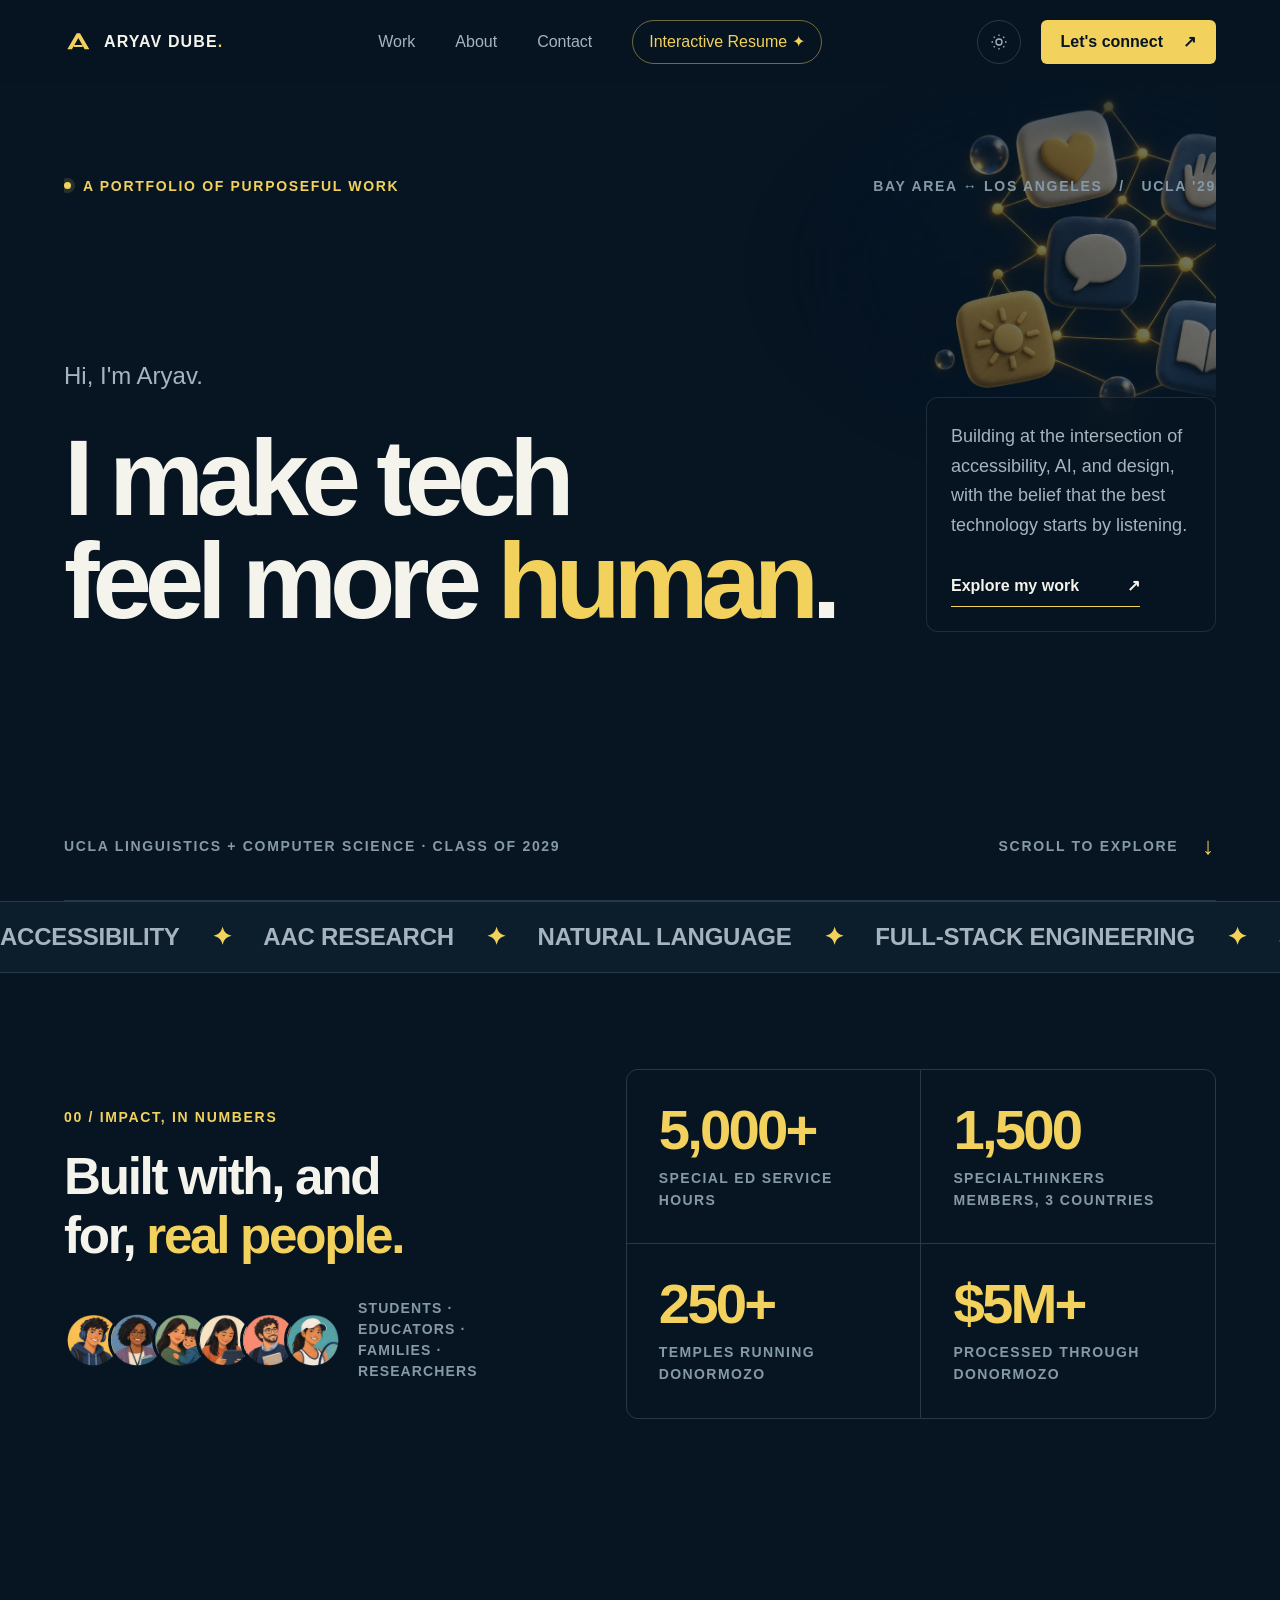
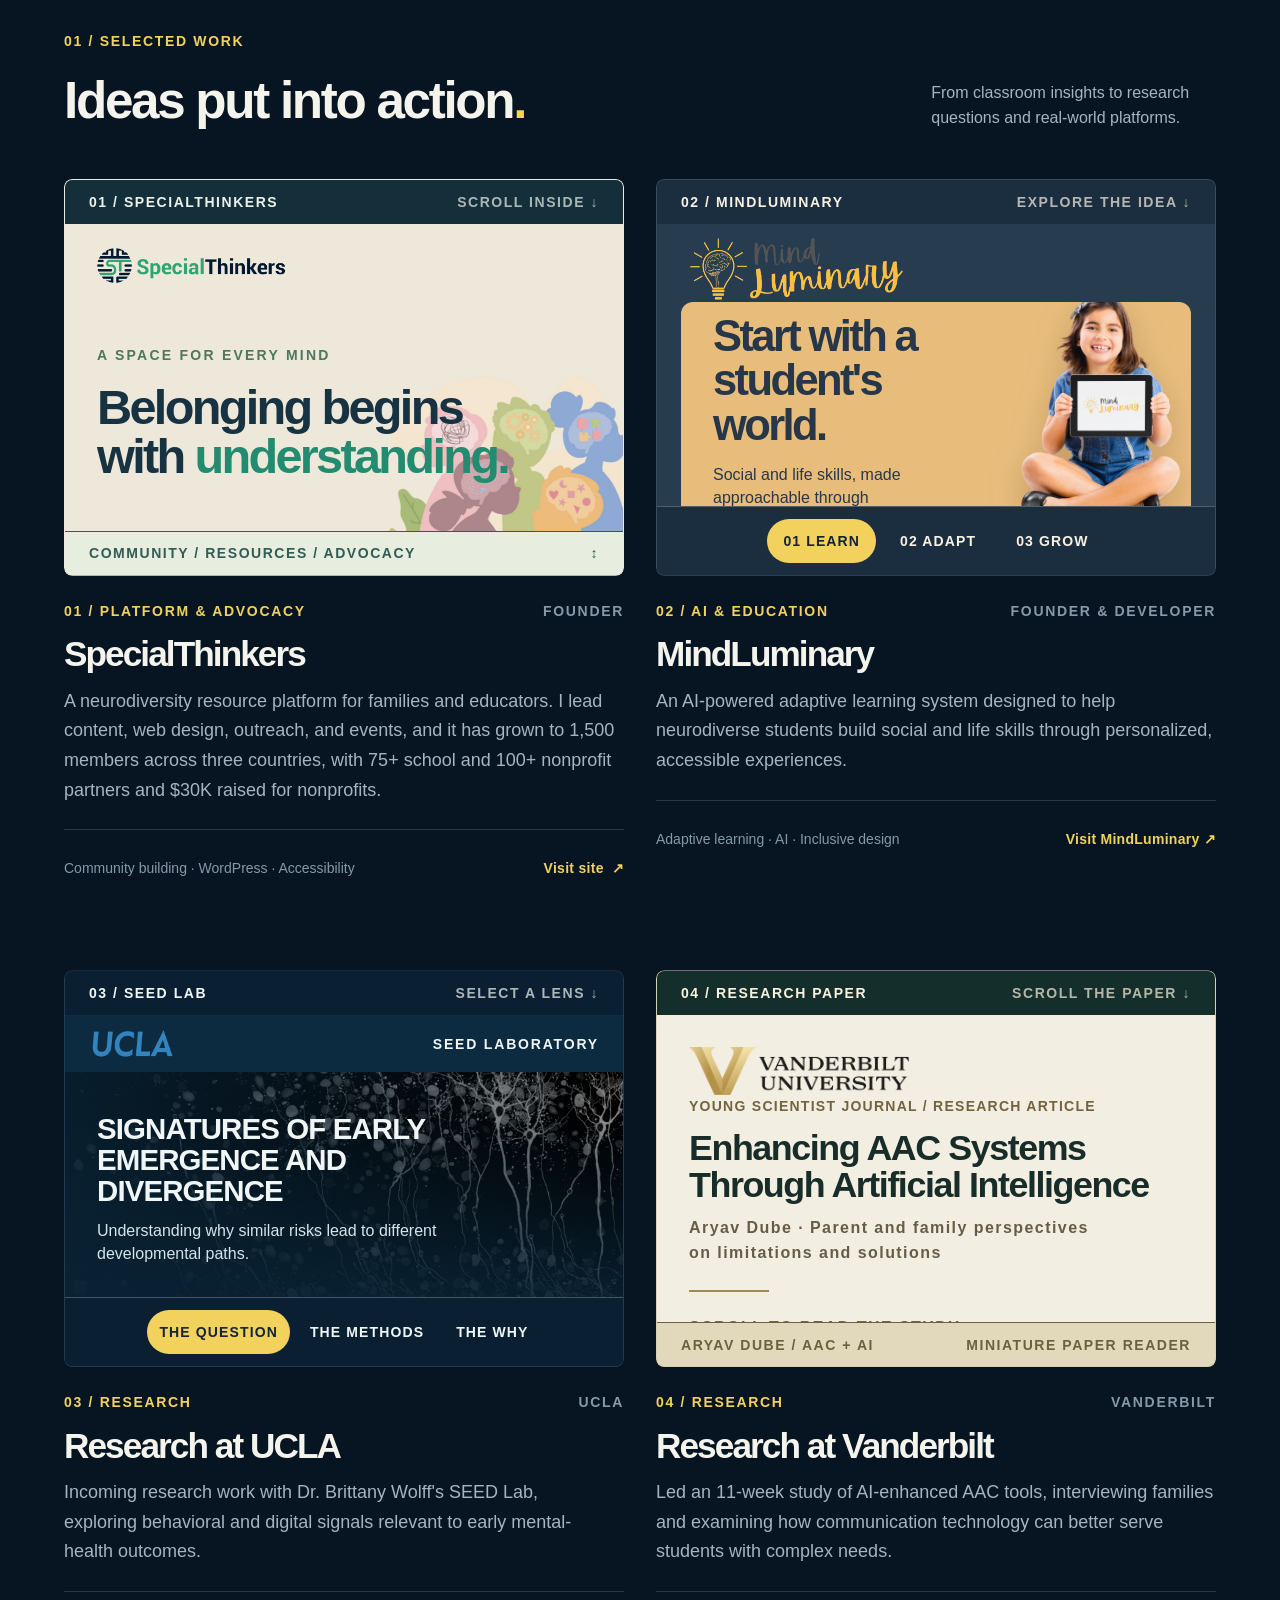
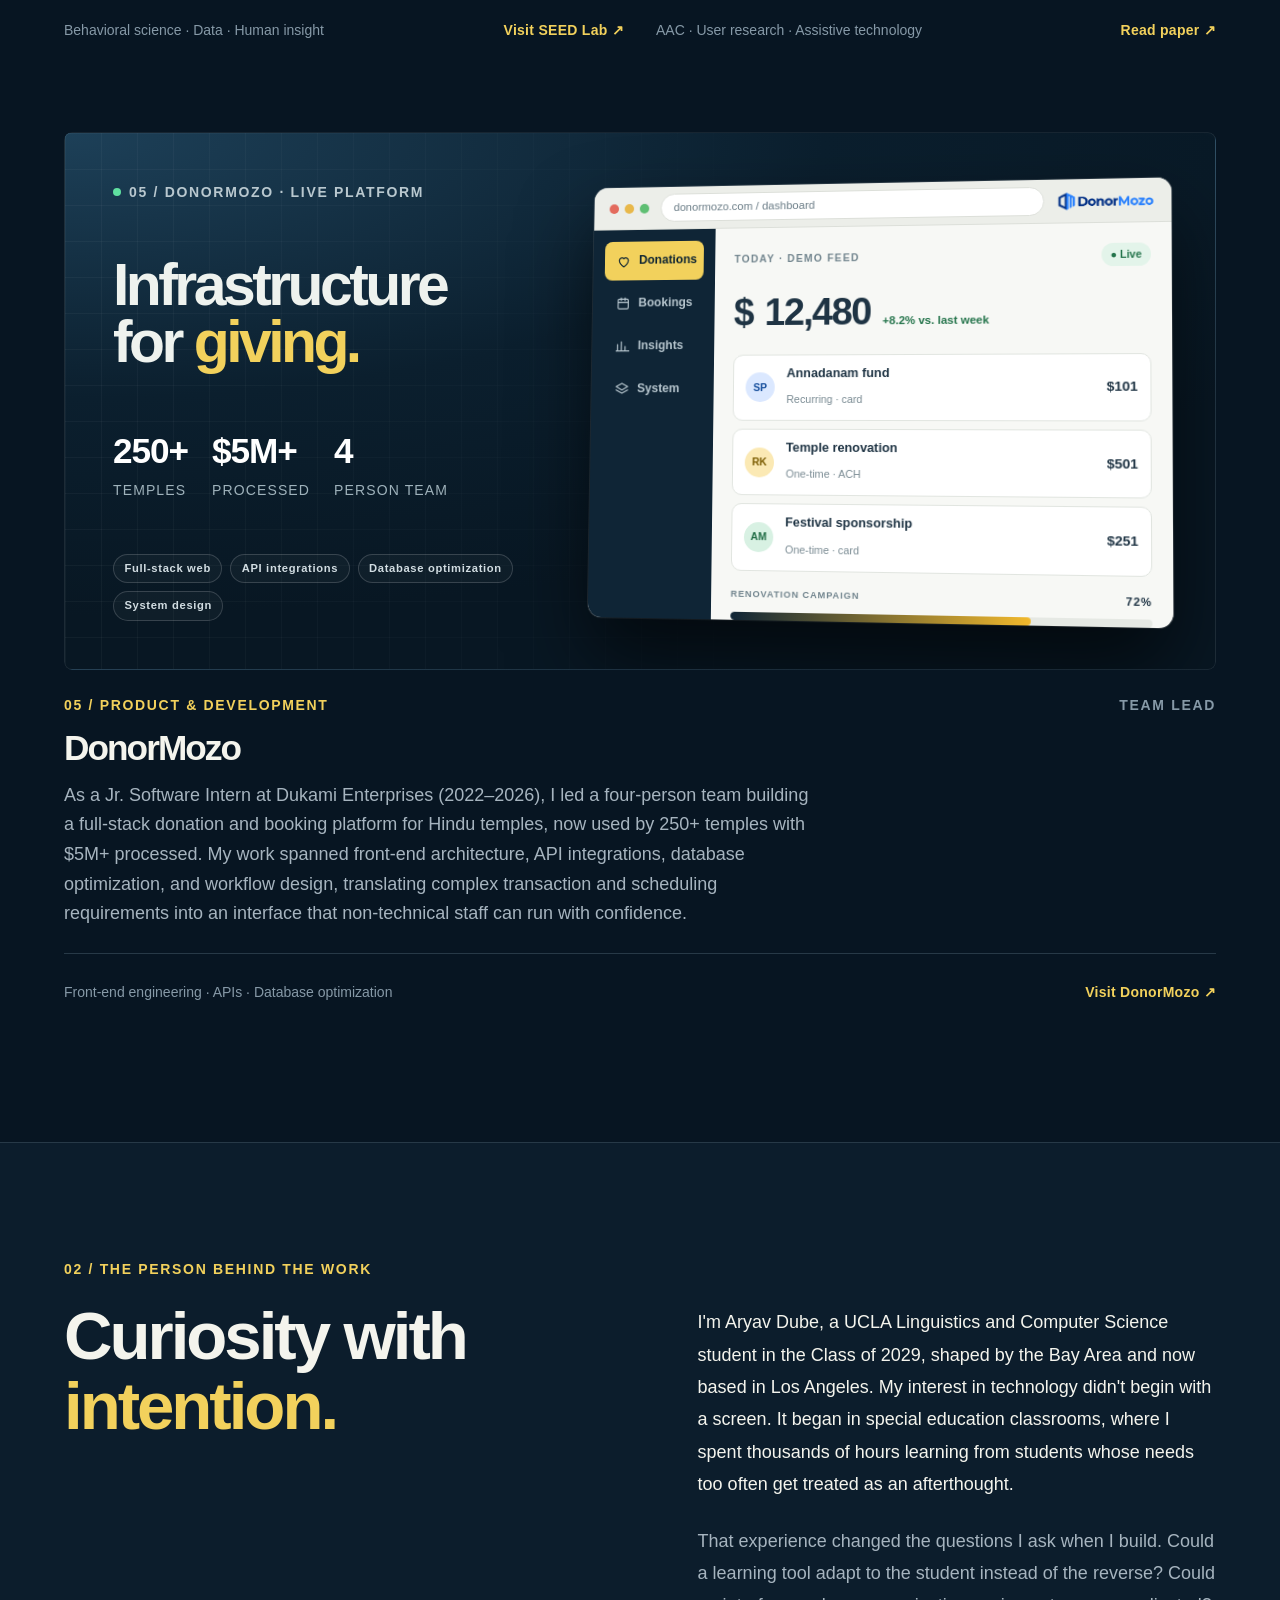
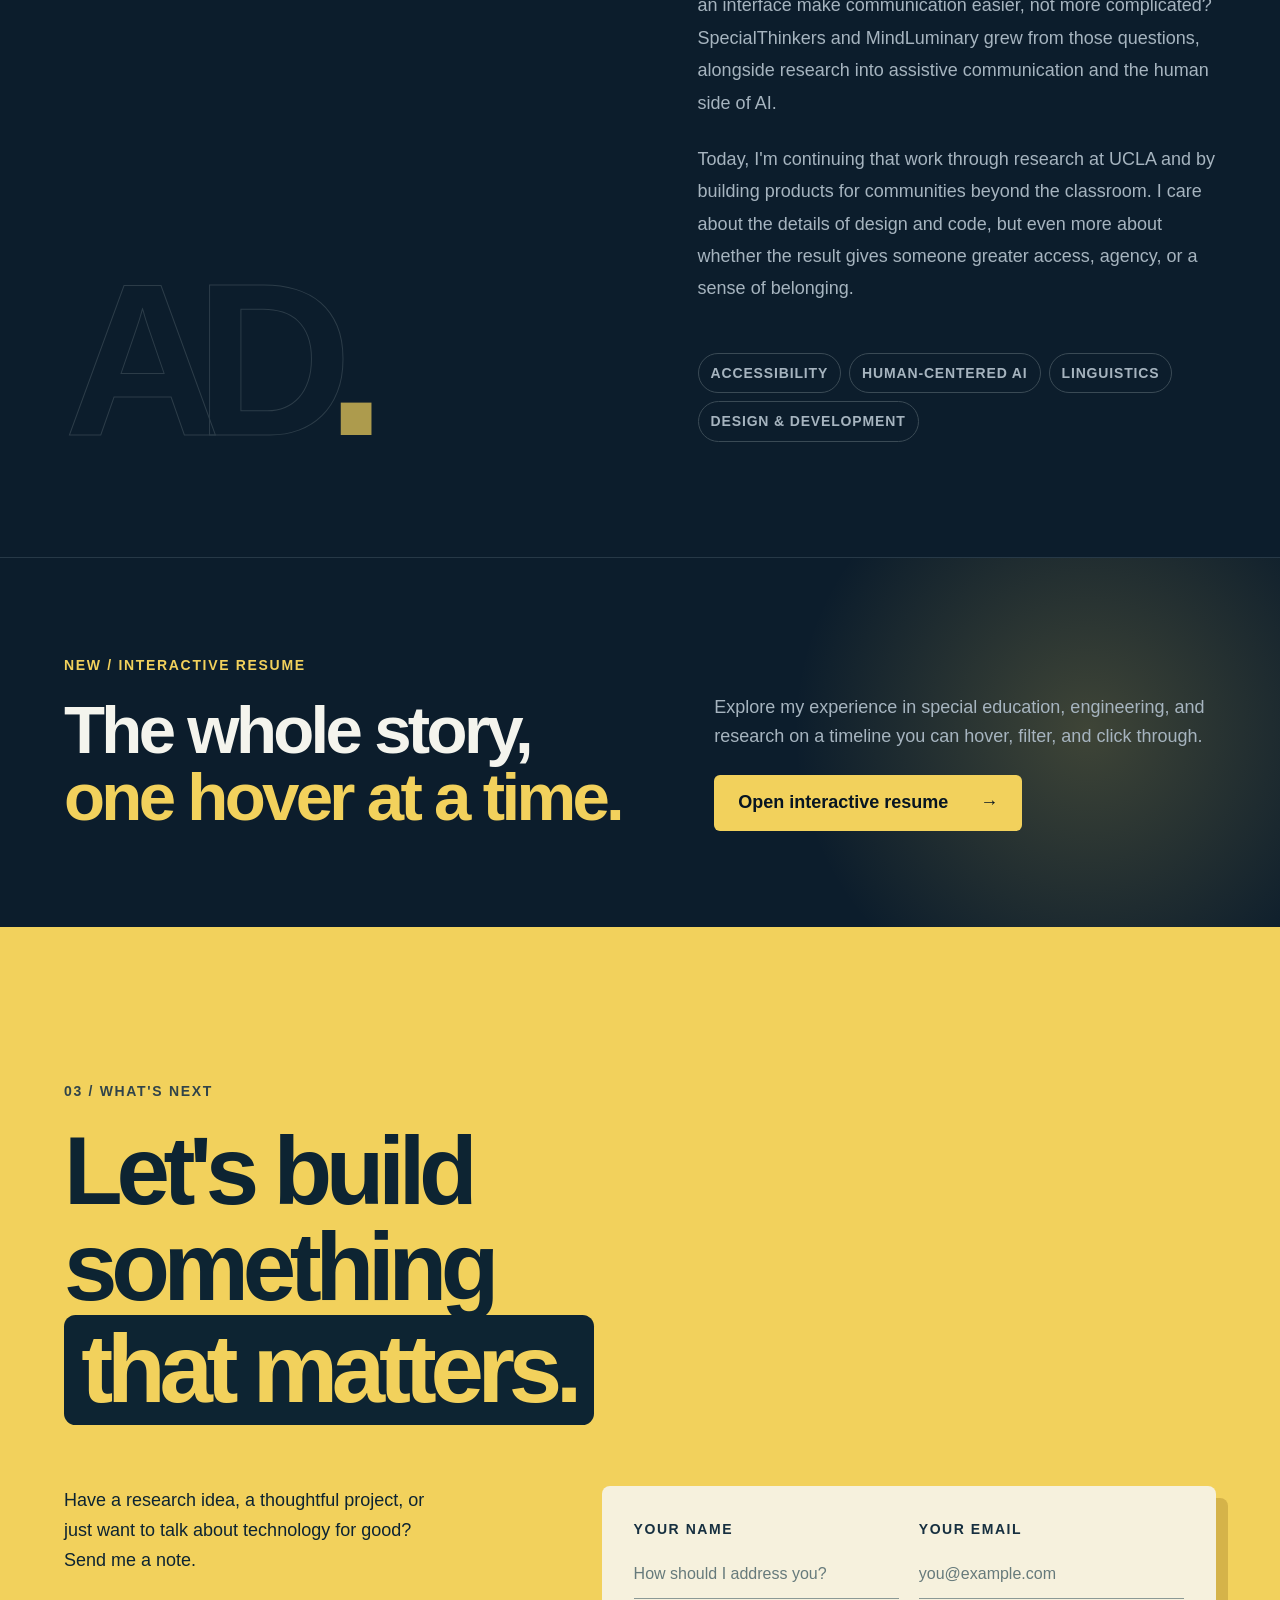
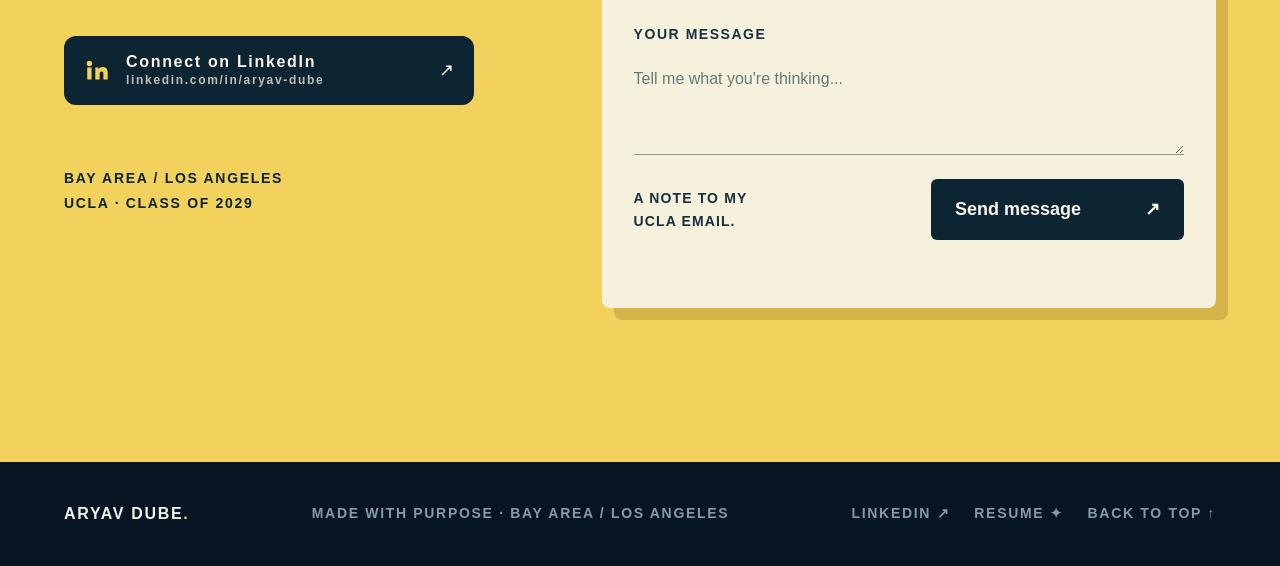
<file: index.html>
<!doctype html>
<html lang="en" data-theme="dark">
<head>
  <meta charset="utf-8">
  <meta name="viewport" content="width=device-width, initial-scale=1">
  <meta name="theme-color" content="#071522">
  <meta name="description" content="Aryav Dube builds human-centered technology at the intersection of accessibility, education, research, and design. Explore his projects and work.">
  <meta property="og:title" content="Aryav Dube | Technology with people at its center">
  <meta property="og:description" content="Projects and research in accessibility, education, AI, and community-centered design.">
  <title>Aryav Dube | Technology with people at its center</title>
  <link rel="icon" href="./favicon.svg" type="image/svg+xml">
  <link rel="preconnect" href="https://api.fontshare.com">
  <link href="https://api.fontshare.com/v2/css?f[]=cabinet-grotesk@500,600,700,800&f[]=satoshi@400,500,600,700&display=swap" rel="stylesheet">
  <link rel="stylesheet" href="./base.css">
  <link rel="stylesheet" href="./style.css">
  <script src="./app.js" defer></script>
</head>
<body>
  <a class="skip-link" href="#main">Skip to content</a>
  <div class="scroll-progress" aria-hidden="true"><span></span></div>
  <header class="site-header">
    <div class="shell header-inner">
      <a class="brand" href="#top" aria-label="Aryav Dube, back to top">
        <svg class="brand-mark" viewBox="0 0 42 42" fill="none" aria-hidden="true"><path d="M5 32 19 8h5l14 24h-7L21.5 15 12 32H5Z" fill="currentColor"/><path d="M15 27h13" stroke="currentColor" stroke-width="3"/></svg>
        <span>ARYAV DUBE<span class="brand-dot">.</span></span>
      </a>
      <nav class="desktop-nav" aria-label="Main navigation">
        <a href="#work">Work</a>
        <a href="#about">About</a>
        <a href="#contact">Contact</a>
        <a class="nav-resume" href="./resume.html"><span class="long">Interactive </span>Resume <span aria-hidden="true">✦</span></a>
      </nav>
      <div class="header-actions">
        <button class="theme-toggle" type="button" data-theme-toggle aria-label="Switch to light mode" title="Toggle color theme">
          <svg viewBox="0 0 24 24" fill="none" stroke="currentColor" stroke-width="1.7" aria-hidden="true"><circle cx="12" cy="12" r="4"/><path d="M12 2v2m0 16v2M4.93 4.93l1.42 1.42m11.3 11.3 1.42 1.42M2 12h2m16 0h2M4.93 19.07l1.42-1.42m11.3-11.3 1.42-1.42"/></svg>
        </button>
        <a class="header-contact" href="#contact">Let's connect <span aria-hidden="true">↗</span></a>
      </div>
    </div>
  </header>

  <main id="main">
    <section class="hero shell" id="top" aria-labelledby="hero-title">
      <div class="hero-topline">
        <span class="eyebrow"><span class="status-dot"></span> A portfolio of purposeful work</span>
        <span class="hero-index">BAY AREA ↔ LOS ANGELES &nbsp; / &nbsp; UCLA '29</span>
      </div>
      <div class="hero-grid">
        <div class="hero-heading-wrap">
          <p class="hero-intro">Hi, I'm Aryav.</p>
          <h1 id="hero-title">I make tech<br>feel more <span class="hero-highlight">human<span class="period">.</span></span></h1>
        </div>
        <div class="hero-aside">
          <span class="aside-rule" aria-hidden="true"></span>
          <p>Building at the intersection of accessibility, AI, and design, with the belief that the best technology starts by listening.</p>
          <a class="text-link" href="#work">Explore my work <span aria-hidden="true">↗</span></a>
        </div>
      </div>
      <div class="hero-bottom">
        <span>UCLA LINGUISTICS + COMPUTER SCIENCE · CLASS OF 2029</span>
        <a href="#work" class="scroll-cue" aria-label="Scroll to selected work"><span>SCROLL TO EXPLORE</span><span aria-hidden="true">↓</span></a>
      </div>
      <div class="hero-gridline" aria-hidden="true"></div>
      <figure class="hero-art" aria-hidden="true" data-parallax="0.18"><img src="./hero-constellation.webp" alt="" width="1300" height="867"></figure>
    </section>

    <div class="marquee" aria-hidden="true"><div class="marquee-track"><span>ACCESSIBILITY</span><i>✦</i><span>AAC RESEARCH</span><i>✦</i><span>NATURAL LANGUAGE</span><i>✦</i><span>FULL-STACK ENGINEERING</span><i>✦</i><span>SPECIAL EDUCATION</span><i>✦</i><span>HUMAN-COMPUTER INTERACTION</span><i>✦</i><span>LINGUISTICS × CS</span><i>✦</i><span>ACCESSIBILITY</span><i>✦</i><span>AAC RESEARCH</span><i>✦</i><span>NATURAL LANGUAGE</span><i>✦</i><span>FULL-STACK ENGINEERING</span><i>✦</i><span>SPECIAL EDUCATION</span><i>✦</i><span>HUMAN-COMPUTER INTERACTION</span><i>✦</i><span>LINGUISTICS × CS</span><i>✦</i></div></div>

    <section class="impact-band" aria-label="Impact at a glance">
      <div class="shell impact-inner">
        <div class="impact-intro reveal">
          <p class="section-kicker">00 / IMPACT, IN NUMBERS</p>
          <h2>Built with, and for, <span>real people.</span></h2>
          <div class="avatar-stack" aria-label="Illustrated avatars representing the communities I build for">
            <img src="./avatar-1.webp" alt="" width="240" height="240"><img src="./avatar-2.webp" alt="" width="240" height="240"><img src="./avatar-3.webp" alt="" width="240" height="240"><img src="./avatar-4.webp" alt="" width="240" height="240"><img src="./avatar-5.webp" alt="" width="240" height="240"><img src="./avatar-6.webp" alt="" width="240" height="240">
            <span>Students · educators · families · researchers</span>
          </div>
        </div>
        <dl class="impact-stats">
          <div class="reveal"><dt>Special ed service hours</dt><dd><b data-count="5000">0</b>+</dd></div>
          <div class="reveal"><dt>SpecialThinkers members, 3 countries</dt><dd><b data-count="1500">0</b></dd></div>
          <div class="reveal"><dt>Temples running DonorMozo</dt><dd><b data-count="250">0</b>+</dd></div>
          <div class="reveal"><dt>Processed through DonorMozo</dt><dd>$<b data-count="5">0</b>M+</dd></div>
        </dl>
      </div>
    </section>

    <section class="work-section" id="work" aria-labelledby="work-title">
      <div class="shell">
        <div class="section-heading reveal">
          <div><p class="section-kicker">01 / SELECTED WORK</p><h2 id="work-title">Ideas put into action<span class="accent-dot">.</span></h2></div>
          <p>From classroom insights to research questions and real-world platforms.</p>
        </div>

        <div class="project-grid">
          <article class="reveal project project-featured">
            <div class="project-art art-special interactive-art" aria-label="SpecialThinkers interactive preview">
              <div class="preview-top"><span>01 / SPECIALTHINKERS</span><span class="preview-hint">SCROLL INSIDE ↓</span></div>
              <div class="preview-scroll special-scroll" tabindex="0" aria-label="Scroll through SpecialThinkers preview">
                <div class="special-slide">
                  <img class="special-brand" src="./specialthinkers-logo.png" alt="SpecialThinkers logo" width="694" height="127">
                  <p class="art-mini-label">A SPACE FOR EVERY MIND</p>
                  <strong>Belonging begins<br>with <em>understanding.</em></strong>
                  <img class="special-banner" src="./specialthinkers-banner.webp" alt="SpecialThinkers illustrated banner" width="559" height="447" loading="lazy">
                </div>
                <div class="special-slide special-slide-next"><span class="art-mini-label">WHAT WE'RE BUILDING</span><strong>Information.<br>Connection.<br>Advocacy.</strong><p>Bringing families, educators and researchers into the same conversation.</p></div>
                <div class="special-slide special-slide-cta">
                  <span class="art-mini-label">BY THE NUMBERS</span>
                  <dl class="special-stats"><div><dt>Members</dt><dd>1,500</dd></div><div><dt>Countries</dt><dd>3</dd></div><div><dt>School + nonprofit partners</dt><dd>175+</dd></div><div><dt>Raised for nonprofits</dt><dd>$30K</dd></div></dl>
                  <a class="special-cta" href="https://specialthinkers.com" target="_blank" rel="noopener noreferrer">Explore SpecialThinkers <span aria-hidden="true">↗</span></a>
                  <span class="special-end">END OF PREVIEW · SCROLL UP ↑</span>
                </div>
              </div>
              <div class="preview-bottom"><span>COMMUNITY / RESOURCES / ADVOCACY</span><span>↕</span></div>
            </div>
            <div class="project-meta"><span>01 / PLATFORM & ADVOCACY</span><span>FOUNDER</span></div>
            <h3>SpecialThinkers</h3>
            <p>A neurodiversity resource platform for families and educators. I lead content, web design, outreach, and events, and it has grown to 1,500 members across three countries, with 75+ school and 100+ nonprofit partners and $30K raised for nonprofits.</p>
            <div class="project-foot"><span>Community building · WordPress · Accessibility</span><a href="https://specialthinkers.com" target="_blank" rel="noopener noreferrer" aria-label="Visit SpecialThinkers website">Visit site <span aria-hidden="true">↗</span></a></div>
          </article>

          <article class="reveal project project-featured">
            <div class="project-art art-mind interactive-art" aria-label="MindLuminary interactive concept preview">
              <div class="preview-top"><span>02 / MINDLUMINARY</span><span class="preview-hint">EXPLORE THE IDEA ↓</span></div>
              <div class="mind-experience">
                <img class="mind-brand" src="./mindluminary-logo.png" alt="MindLuminary logo" width="867" height="250">
                <div class="mind-display">
                  <div class="mind-step is-active" data-mind-panel="learn"><div><small>01 / LEARN</small><strong>Start with a student's world.</strong><p>Social and life skills, made approachable through visual practice.</p></div><img src="./mindluminary-banner.png" alt="MindLuminary character illustration" width="993" height="1080" loading="lazy"></div>
                  <div class="mind-step" data-mind-panel="adapt" hidden><div><small>02 / ADAPT</small><strong>Make room for a different pace.</strong><p>Responsive practice and feedback meet learners where they are.</p></div><div class="mind-orbit" aria-hidden="true"><span>listen</span><span>adjust</span><span>grow</span></div></div>
                  <div class="mind-step" data-mind-panel="grow" hidden><div><small>03 / GROW</small><strong>Progress is personal.</strong><p>Build confidence through small, meaningful moments.</p></div><div class="mind-growth" aria-hidden="true"><i></i><i></i><i></i><i></i><i></i></div></div>
                </div>
              </div>
              <div class="preview-tabs" data-tabs="mind" role="group" aria-label="MindLuminary concept stages"><button type="button" class="is-active" data-target="learn" aria-pressed="true">01 LEARN</button><button type="button" data-target="adapt" aria-pressed="false">02 ADAPT</button><button type="button" data-target="grow" aria-pressed="false">03 GROW</button></div>
            </div>
            <div class="project-meta"><span>02 / AI & EDUCATION</span><span>FOUNDER & DEVELOPER</span></div>
            <h3>MindLuminary</h3>
            <p>An AI-powered adaptive learning system designed to help neurodiverse students build social and life skills through personalized, accessible experiences.</p>
            <div class="project-foot"><span>Adaptive learning · AI · Inclusive design</span><a href="https://www.mindluminary.com/" target="_blank" rel="noopener noreferrer">Visit MindLuminary ↗</a></div>
          </article>

          <article class="reveal project project-half">
            <div class="project-art art-ucla interactive-art" aria-label="UCLA SEED Lab interactive research preview">
              <div class="preview-top"><span>03 / SEED LAB</span><span class="preview-hint">SELECT A LENS ↓</span></div>
              <div class="ucla-body">
                <div class="ucla-identity"><img src="./ucla-logo.png" alt="UCLA logo" width="1048" height="398" loading="lazy"><span>SEED LABORATORY</span></div>
                <div class="ucla-visual"><img src="./seed-lab-art.jpg" alt="Artwork featured on the UCLA SEED Laboratory page" width="760" height="480" loading="lazy"><div class="ucla-overlay"><span data-ucla-heading>SIGNATURES OF EARLY EMERGENCE AND DIVERGENCE</span><p data-ucla-copy>Understanding why similar risks lead to different developmental paths.</p></div></div>
              </div>
              <div class="preview-tabs ucla-tabs" data-tabs="ucla" role="group" aria-label="SEED Lab research lenses"><button type="button" class="is-active" data-target="question" aria-pressed="true">THE QUESTION</button><button type="button" data-target="methods" aria-pressed="false">THE METHODS</button><button type="button" data-target="impact" aria-pressed="false">THE WHY</button></div>
            </div>
            <div class="project-meta"><span>03 / RESEARCH</span><span>UCLA</span></div>
            <h3>Research at UCLA</h3>
            <p>Incoming research work with Dr. Brittany Wolff's SEED Lab, exploring behavioral and digital signals relevant to early mental-health outcomes.</p>
            <div class="project-foot"><span>Behavioral science · Data · Human insight</span><a href="https://www.semel.ucla.edu/initiatives/seedlab/" target="_blank" rel="noopener noreferrer">Visit SEED Lab ↗</a></div>
          </article>

          <article class="reveal project project-half">
            <div class="project-art art-vandy interactive-art" aria-label="Scrollable Vanderbilt research paper preview">
              <div class="preview-top"><span>04 / RESEARCH PAPER</span><span class="preview-hint">SCROLL THE PAPER ↓</span></div>
              <div class="paper-reader" tabindex="0" aria-label="Scroll through a condensed preview of Aryav Dube's Vanderbilt paper">
                <div class="paper-page"><img class="vandy-brand" src="./vanderbilt-logo.png" alt="Vanderbilt University logo" width="960" height="209" loading="lazy"><span class="paper-journal">YOUNG SCIENTIST JOURNAL / RESEARCH ARTICLE</span><h4>Enhancing AAC Systems Through Artificial Intelligence</h4><p class="paper-byline">Aryav Dube · Parent and family perspectives on limitations and solutions</p><span class="paper-rule"></span><p class="paper-scroll-hint">SCROLL TO READ THE STUDY ↓</p></div>
                <div class="paper-page"><span class="paper-section">01 / ABSTRACT</span><h4>Where AAC systems fall short.</h4><p>This 11-week mixed-methods study examines limitations families encounter with augmentative and alternative communication systems and explores how AI could make them more adaptive and expressive.</p><span class="paper-rule"></span><span class="paper-section">02 / METHODS</span><p>Parent and family interviews were analyzed for recurring themes about device use, communication needs, and possible improvements.</p></div>
                <div class="paper-page"><span class="paper-section">03 / FINDINGS</span><h4>Seven barriers to better communication.</h4><p>Recurring challenges included difficult navigation, limited symbols, linguistic support, practice opportunities, emotional expression, social fluency, and strategic communication.</p><span class="paper-rule"></span><span class="paper-section">04 / CONCLUSION</span><p>Personalization, prediction, and context-aware interfaces may help AAC tools better support communication, independence, and inclusion. Further research is needed.</p><a class="preview-open" href="https://www.vanderbilt.edu/youngscientistjournal/article/enhancing-aac-systems-through-artificial-intelligence-parent-and-family-perspective-on-limitations-and-solutions/" target="_blank" rel="noopener noreferrer">Read the full paper ↗</a></div>
              </div>
              <div class="reader-footer"><span>ARYAV DUBE / AAC + AI</span><span>MINIATURE PAPER READER</span></div>
            </div>
            <div class="project-meta"><span>04 / RESEARCH</span><span>VANDERBILT</span></div>
            <h3>Research at Vanderbilt</h3>
            <p>Led an 11-week study of AI-enhanced AAC tools, interviewing families and examining how communication technology can better serve students with complex needs.</p>
            <div class="project-foot"><span>AAC · User research · Assistive technology</span><a href="https://www.vanderbilt.edu/youngscientistjournal/article/enhancing-aac-systems-through-artificial-intelligence-parent-and-family-perspective-on-limitations-and-solutions/" target="_blank" rel="noopener noreferrer">Read paper ↗</a></div>
          </article>

          <article class="reveal project project-wide">
            <div class="project-art art-dm interactive-art" aria-label="DonorMozo interactive product preview">
              <div class="dm-grid-bg" aria-hidden="true"></div>
              <div class="dm-left">
                <span class="dm-kicker"><i class="dm-live"></i>05 / DONORMOZO · LIVE PLATFORM</span>
                <strong>Infrastructure<br>for <em>giving.</em></strong>
                <div class="dm-metrics">
                  <span><b>250+</b>temples</span><span><b>$5M+</b>processed</span><span><b>4</b>person team</span>
                </div>
                <div class="dm-chips" aria-label="Focus areas"><span>Full-stack web</span><span>API integrations</span><span>Database optimization</span><span>System design</span></div>
              </div>
              <div class="dm-window">
                <div class="dm-chrome"><span class="dm-dots" aria-hidden="true"><i></i><i></i><i></i></span><span class="dm-url">donormozo.com / dashboard</span><img src="./donormozo-logo.png" alt="DonorMozo logo" width="251" height="59" loading="lazy"></div>
                <div class="dm-app">
                  <div class="dm-side" data-tabs="dm" role="group" aria-label="DonorMozo modules">
                    <button type="button" class="is-active" data-target="donations" aria-pressed="true"><svg viewBox="0 0 24 24" aria-hidden="true"><path d="M12 21s-7-4.4-7-10a4 4 0 0 1 7-2.6A4 4 0 0 1 19 11c0 5.6-7 10-7 10z"/></svg><span>Donations</span></button>
                    <button type="button" data-target="bookings" aria-pressed="false"><svg viewBox="0 0 24 24" aria-hidden="true"><rect x="4" y="5" width="16" height="15" rx="2"/><path d="M4 10h16M9 3v4M15 3v4"/></svg><span>Bookings</span></button>
                    <button type="button" data-target="insights" aria-pressed="false"><svg viewBox="0 0 24 24" aria-hidden="true"><path d="M4 19V9M10 19V5M16 19v-7M22 19H2"/></svg><span>Insights</span></button>
                    <button type="button" data-target="stack" aria-pressed="false"><svg viewBox="0 0 24 24" aria-hidden="true"><path d="M12 3 3 8l9 5 9-5-9-5zM3 13l9 5 9-5"/></svg><span>System</span></button>
                  </div>
                  <div class="dm-main" tabindex="0" aria-label="Scrollable DonorMozo demo panel">
                    <div class="dm-panel is-active" data-dm-panel="donations">
                      <div class="dm-row-head"><small>TODAY · DEMO FEED</small><span class="dm-pill">● Live</span></div>
                      <div class="dm-total">$<b data-dm-total>12,480</b><span>+8.2% vs. last week</span></div>
                      <ul class="dm-feed" data-dm-feed aria-live="off">
                        <li><span class="dm-av">SP</span><div><b>Annadanam fund</b><small>Recurring · card</small></div><em>$101</em></li>
                        <li><span class="dm-av">RK</span><div><b>Temple renovation</b><small>One-time · ACH</small></div><em>$501</em></li>
                        <li><span class="dm-av">AM</span><div><b>Festival sponsorship</b><small>One-time · card</small></div><em>$251</em></li>
                      </ul>
                      <div class="dm-goal"><div><small>RENOVATION CAMPAIGN</small><b>72%</b></div><span><i style="--w:72%"></i></span></div>
                    </div>
                    <div class="dm-panel" data-dm-panel="bookings" hidden>
                      <div class="dm-row-head"><small>WEEK OF OCT 5 · PICK A SLOT</small><span class="dm-pill" data-dm-booked>3 booked</span></div>
                      <div class="dm-cal" data-dm-cal role="grid" aria-label="Booking calendar, demo"></div>
                      <div class="dm-legend"><span><i></i>Open</span><span><i class="sel"></i>Selected</span><span><i class="booked"></i>Booked</span></div>
                      <div class="dm-sheet" data-dm-sheet aria-live="polite">
                        <p class="dm-sheet-empty">Select an open slot to start a booking, or a booked slot to see its details.</p>
                      </div>
                    </div>
                    <div class="dm-panel" data-dm-panel="insights" hidden>
                      <div class="dm-row-head"><small>GIVING TREND · 12 WEEKS</small><span class="dm-pill">Demo data</span></div>
                      <svg class="dm-chart" viewBox="0 0 320 130" preserveAspectRatio="none" aria-hidden="true"><defs><linearGradient id="dmfill" x1="0" x2="0" y1="0" y2="1"><stop offset="0" stop-color="#f2d15c" stop-opacity=".55"/><stop offset="1" stop-color="#f2d15c" stop-opacity="0"/></linearGradient></defs><path class="dm-area" d="M0 110 L29 98 L58 102 L87 84 L116 88 L145 70 L174 74 L203 56 L232 60 L261 40 L290 44 L320 22 L320 130 L0 130Z" fill="url(#dmfill)"/><path class="dm-line" d="M0 110 L29 98 L58 102 L87 84 L116 88 L145 70 L174 74 L203 56 L232 60 L261 40 L290 44 L320 22" fill="none"/></svg>
                      <div class="dm-split"><span><small>Recurring</small><b>61%</b></span><span><small>Avg. gift</small><b>$84</b></span><span><small>Bookings</small><b>+23%</b></span></div>
                    </div>
                    <div class="dm-panel" data-dm-panel="stack" hidden>
                      <div class="dm-row-head"><small>HOW A DONATION MOVES · SIMPLIFIED</small><span class="dm-pill">Architecture</span></div>
                      <ol class="dm-flow">
                        <li><b>Client</b><small>Donor-facing pages and temple admin views</small></li>
                        <li><b>API layer</b><small>Integrations and business logic for gifts and bookings</small></li>
                        <li><b>Payments</b><small>Transaction processing and donor receipts</small></li>
                        <li><b>Database</b><small>Optimized storage for donations, bookings, and reports</small></li>
                      </ol>
                    </div>
                  </div>
                </div>
              </div>
            </div>
            <div class="project-meta"><span>05 / PRODUCT & DEVELOPMENT</span><span>TEAM LEAD</span></div>
            <h3>DonorMozo</h3>
            <p>As a Jr. Software Intern at Dukami Enterprises (2022–2026), I led a four-person team building a full-stack donation and booking platform for Hindu temples, now used by 250+ temples with $5M+ processed. My work spanned front-end architecture, API integrations, database optimization, and workflow design, translating complex transaction and scheduling requirements into an interface that non-technical staff can run with confidence.</p>
            <div class="project-foot"><span>Front-end engineering · APIs · Database optimization</span><a href="https://donormozo.com/" target="_blank" rel="noopener noreferrer">Visit DonorMozo ↗</a></div>
          </article>
        </div>
      </div>
    </section>

    <section class="about-section" id="about" aria-labelledby="about-title">
      <div class="shell about-grid">
        <div class="about-left"><p class="section-kicker">02 / THE PERSON BEHIND THE WORK</p><h2 id="about-title">Curiosity with<br><span>intention.</span></h2><div class="about-monogram" aria-hidden="true">AD<span>.</span></div></div>
        <div class="about-copy reveal">
          <p>I'm Aryav Dube, a UCLA Linguistics and Computer Science student in the Class of 2029, shaped by the Bay Area and now based in Los Angeles. My interest in technology didn't begin with a screen. It began in special education classrooms, where I spent thousands of hours learning from students whose needs too often get treated as an afterthought.</p>
          <p>That experience changed the questions I ask when I build. Could a learning tool adapt to the student instead of the reverse? Could an interface make communication easier, not more complicated? SpecialThinkers and MindLuminary grew from those questions, alongside research into assistive communication and the human side of AI.</p>
          <p>Today, I'm continuing that work through research at UCLA and by building products for communities beyond the classroom. I care about the details of design and code, but even more about whether the result gives someone greater access, agency, or a sense of belonging.</p>
          <div class="about-tags" aria-label="Areas of interest"><span>ACCESSIBILITY</span><span>HUMAN-CENTERED AI</span><span>LINGUISTICS</span><span>DESIGN & DEVELOPMENT</span></div>
        </div>
      </div>
    </section>

    <section class="resume-cta" aria-labelledby="resume-cta-title">
      <div class="shell resume-cta-inner reveal">
        <div><p class="section-kicker">NEW / INTERACTIVE RESUME</p><h2 id="resume-cta-title">The whole story,<br><span>one hover at a time.</span></h2></div>
        <div class="resume-cta-side"><p>Explore my experience in special education, engineering, and research on a timeline you can hover, filter, and click through.</p><a class="resume-cta-btn" href="./resume.html">Open interactive resume <span aria-hidden="true">→</span></a></div>
      </div>
    </section>

    <section class="contact-section" id="contact" aria-labelledby="contact-title">
      <div class="shell contact-inner">
        <p class="section-kicker">03 / WHAT'S NEXT</p>
        <h2 id="contact-title">Let's build something<br><span>that matters.</span></h2>
        <div class="contact-layout reveal">
          <div class="contact-aside"><p>Have a research idea, a thoughtful project, or just want to talk about technology for good? Send me a note.</p>
            <div class="contact-links">
              <a class="linkedin-card" href="https://www.linkedin.com/in/aryav-dube/" target="_blank" rel="noopener noreferrer"><svg viewBox="0 0 24 24" aria-hidden="true"><path fill="currentColor" d="M4.98 3.5a2.5 2.5 0 1 1 0 5 2.5 2.5 0 0 1 0-5zM3 9.75h4v11H3v-11zm6.5 0h3.8v1.5h.06c.53-1 1.83-2.06 3.77-2.06 4.03 0 4.77 2.65 4.77 6.1v5.46h-4v-4.84c0-1.15-.02-2.64-1.6-2.64-1.61 0-1.86 1.26-1.86 2.56v4.92h-4v-11z"/></svg><span><b>Connect on LinkedIn</b><small>linkedin.com/in/aryav-dube</small></span><i aria-hidden="true">↗</i></a>
            </div>
            <span>BAY AREA / LOS ANGELES<br>UCLA · CLASS OF 2029</span></div>
          <form class="contact-form" id="contact-form" action="https://formsubmit.co/adube08@ucla.edu" data-ajax="https://formsubmit.co/ajax/adube08@ucla.edu" method="POST">
            <input type="hidden" name="_subject" value="Portfolio inquiry for Aryav Dube">
            <input type="hidden" name="_captcha" value="false">
            <div class="honeypot" aria-hidden="true"><label for="contact-company">Leave this blank</label><input type="text" id="contact-company" name="_honey" tabindex="-1" autocomplete="off"></div>
            <div class="form-row"><div class="form-field"><label for="contact-name">YOUR NAME</label><input id="contact-name" name="name" type="text" required autocomplete="name" placeholder="How should I address you?"></div><div class="form-field"><label for="contact-email">YOUR EMAIL</label><input id="contact-email" name="email" type="email" required autocomplete="email" placeholder="you@example.com"></div></div>
            <div class="form-field"><label for="contact-message">YOUR MESSAGE</label><textarea id="contact-message" name="message" rows="3" required minlength="10" placeholder="Tell me what you're thinking..."></textarea></div>
            <div class="form-actions"><span>A NOTE TO MY UCLA EMAIL.</span><button class="contact-cta" type="submit">Send message <span aria-hidden="true">↗</span></button></div>
            <p class="form-status" id="form-status" role="status" aria-live="polite"></p>
          </form>
        </div>
      </div>
    </section>
  </main>
  <footer class="site-footer"><div class="shell footer-inner"><a class="footer-brand" href="#top">ARYAV DUBE<span>.</span></a><span>MADE WITH PURPOSE · BAY AREA / LOS ANGELES</span><span class="footer-links"><a href="https://www.linkedin.com/in/aryav-dube/" target="_blank" rel="noopener noreferrer">LINKEDIN ↗</a><a href="./resume.html">RESUME ✦</a><a href="#top">BACK TO TOP ↑</a></span></div></footer>
</body>
</html>
</file>
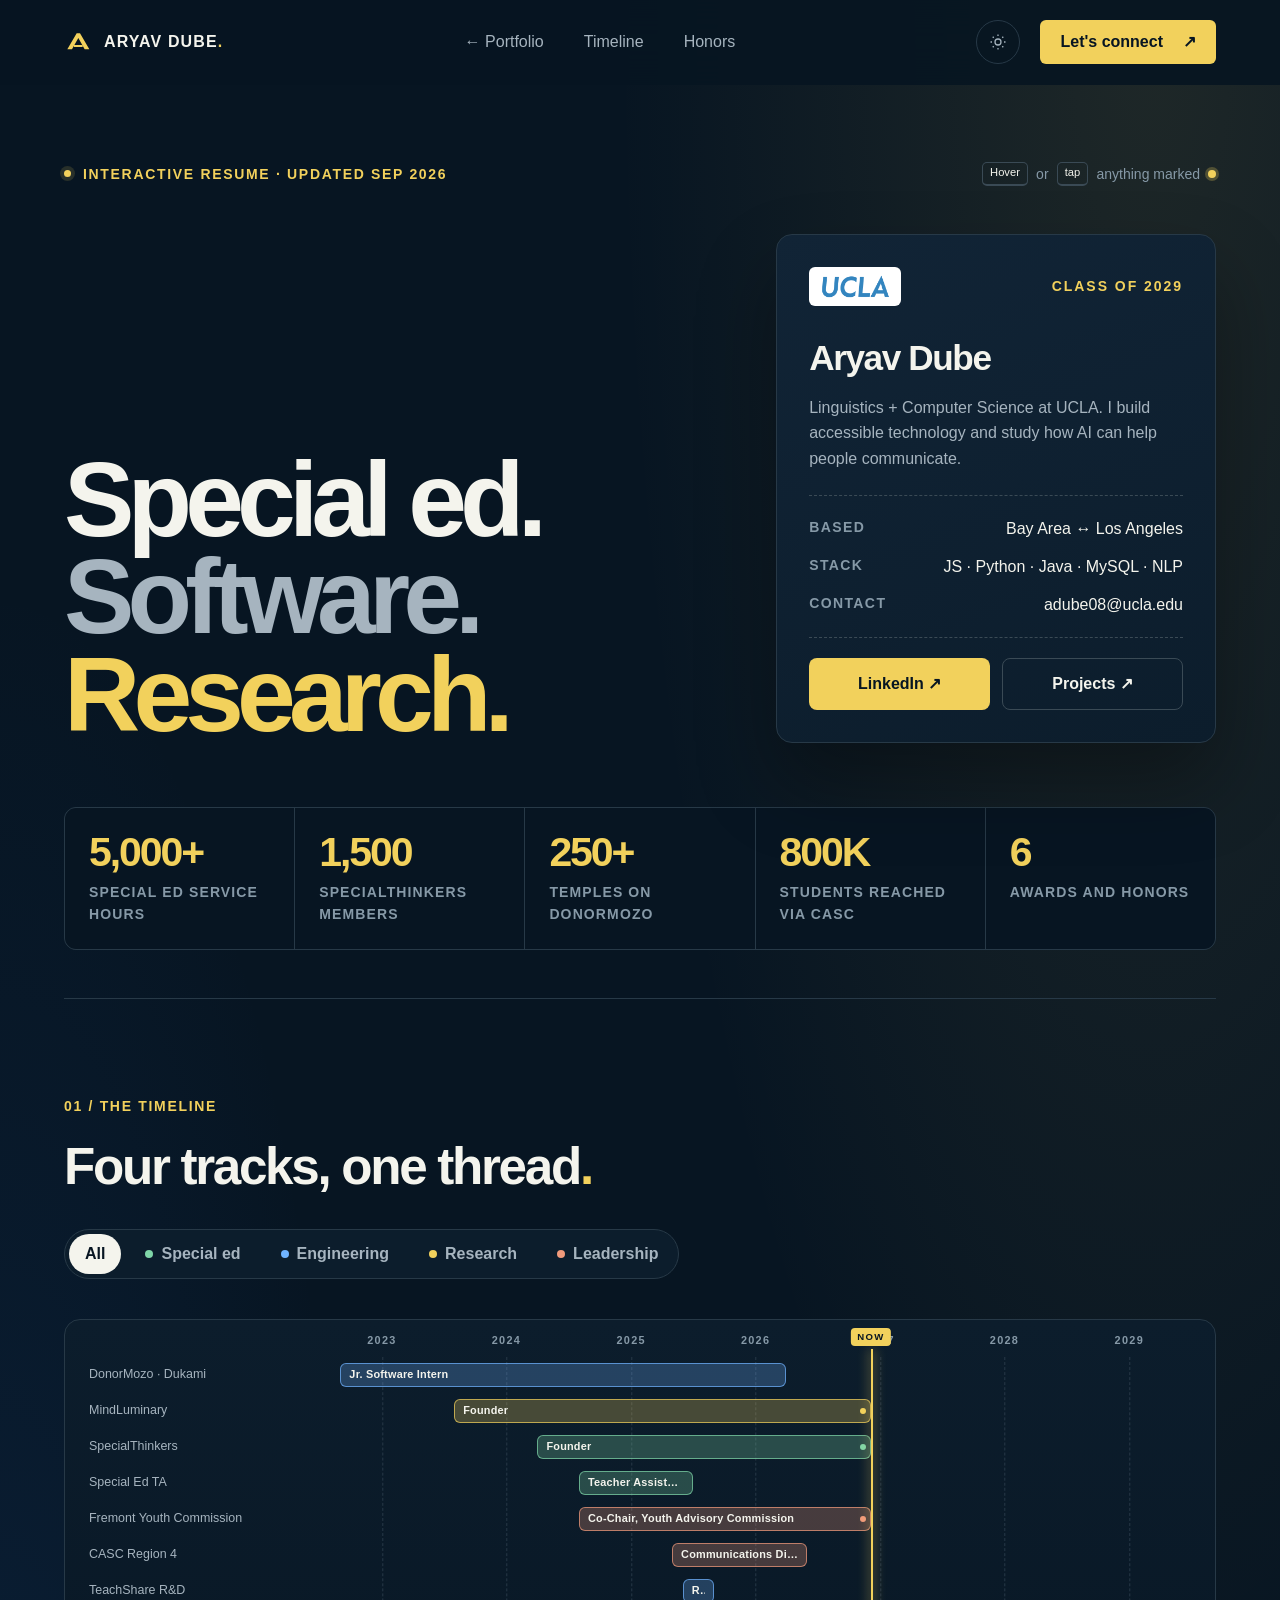
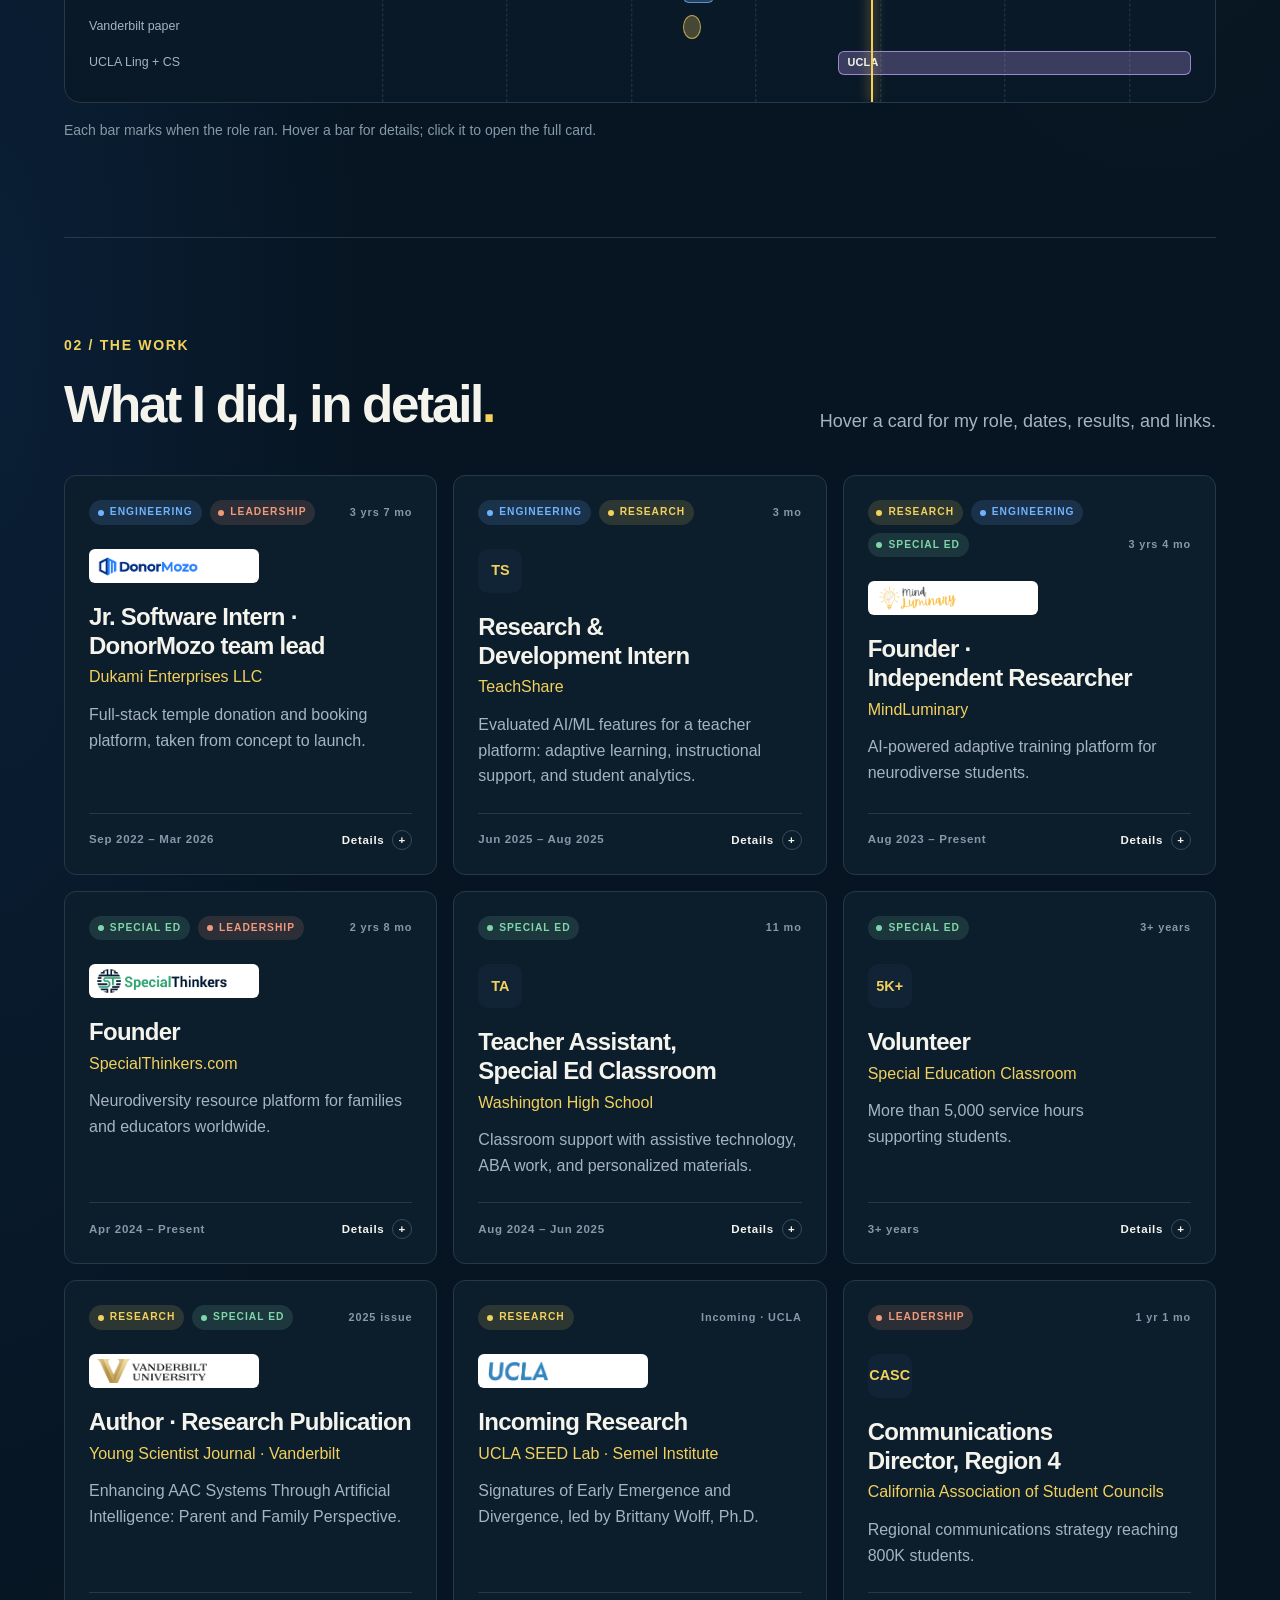
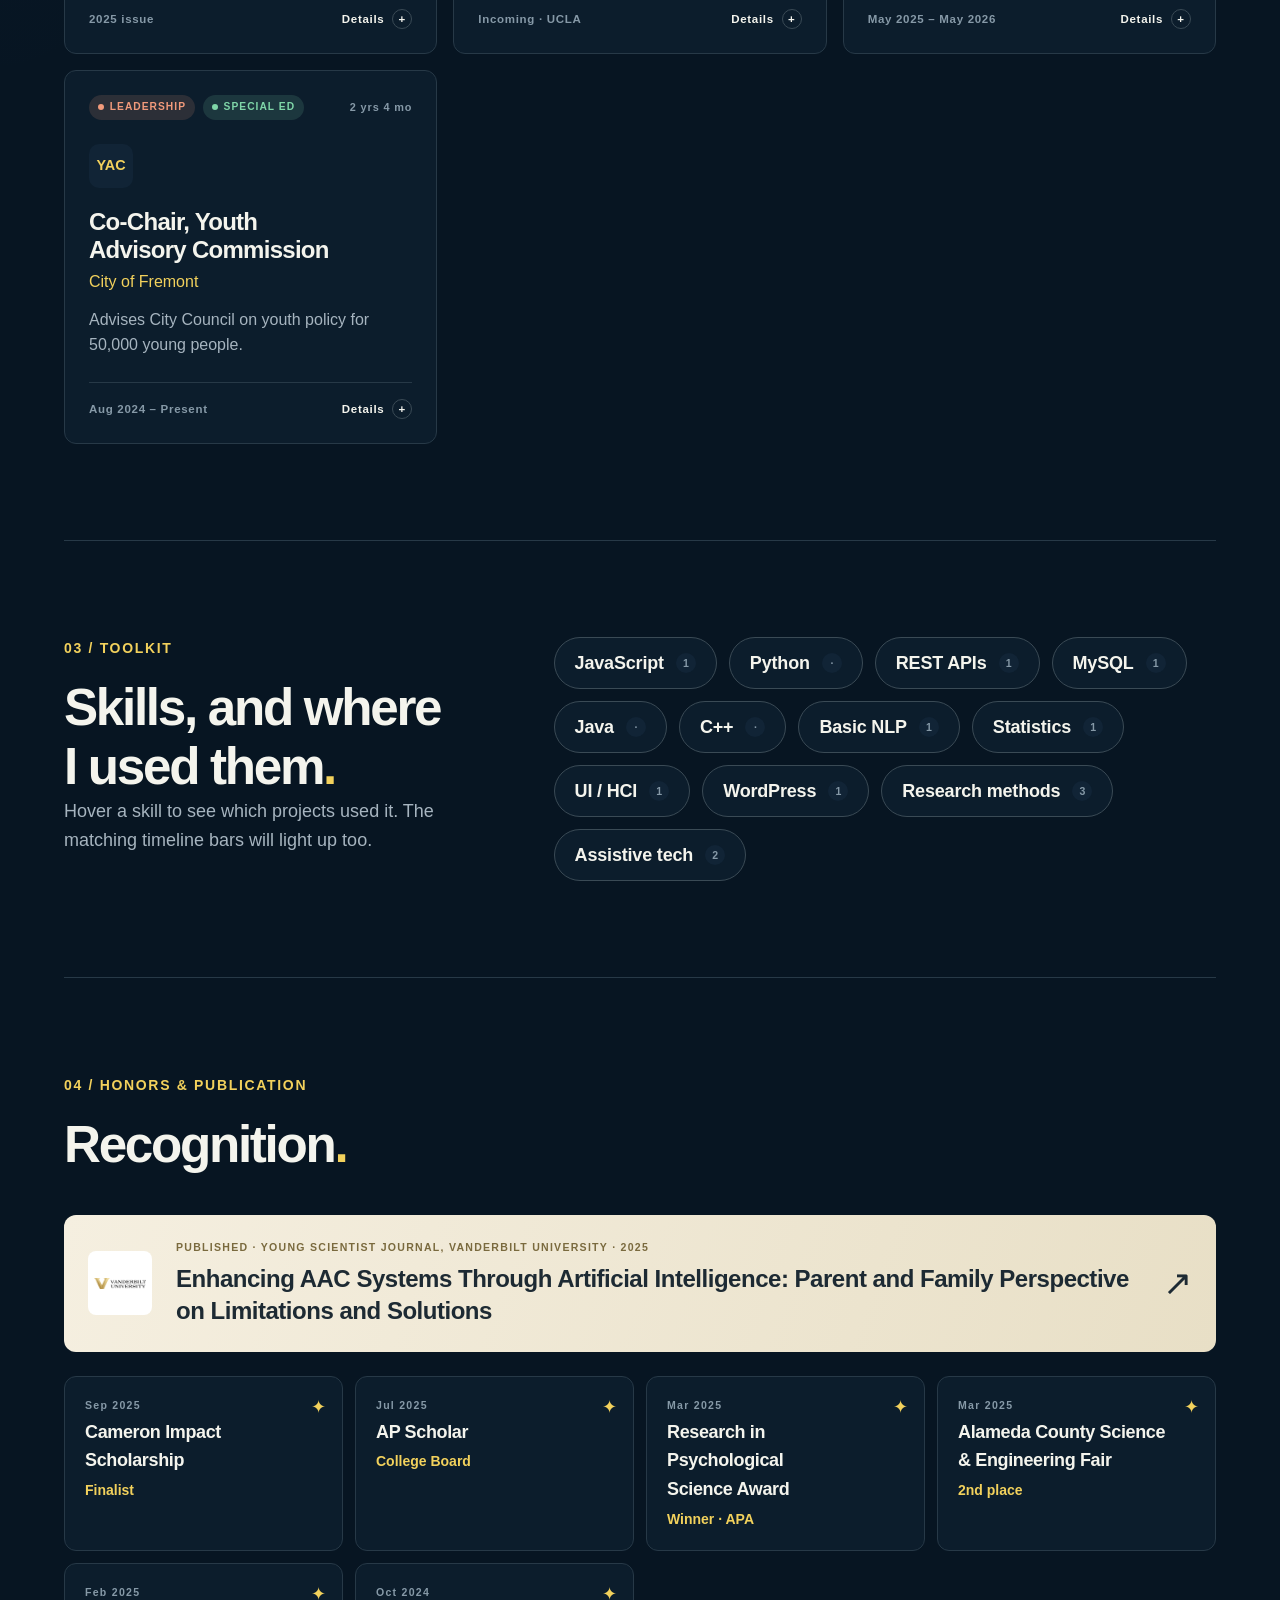
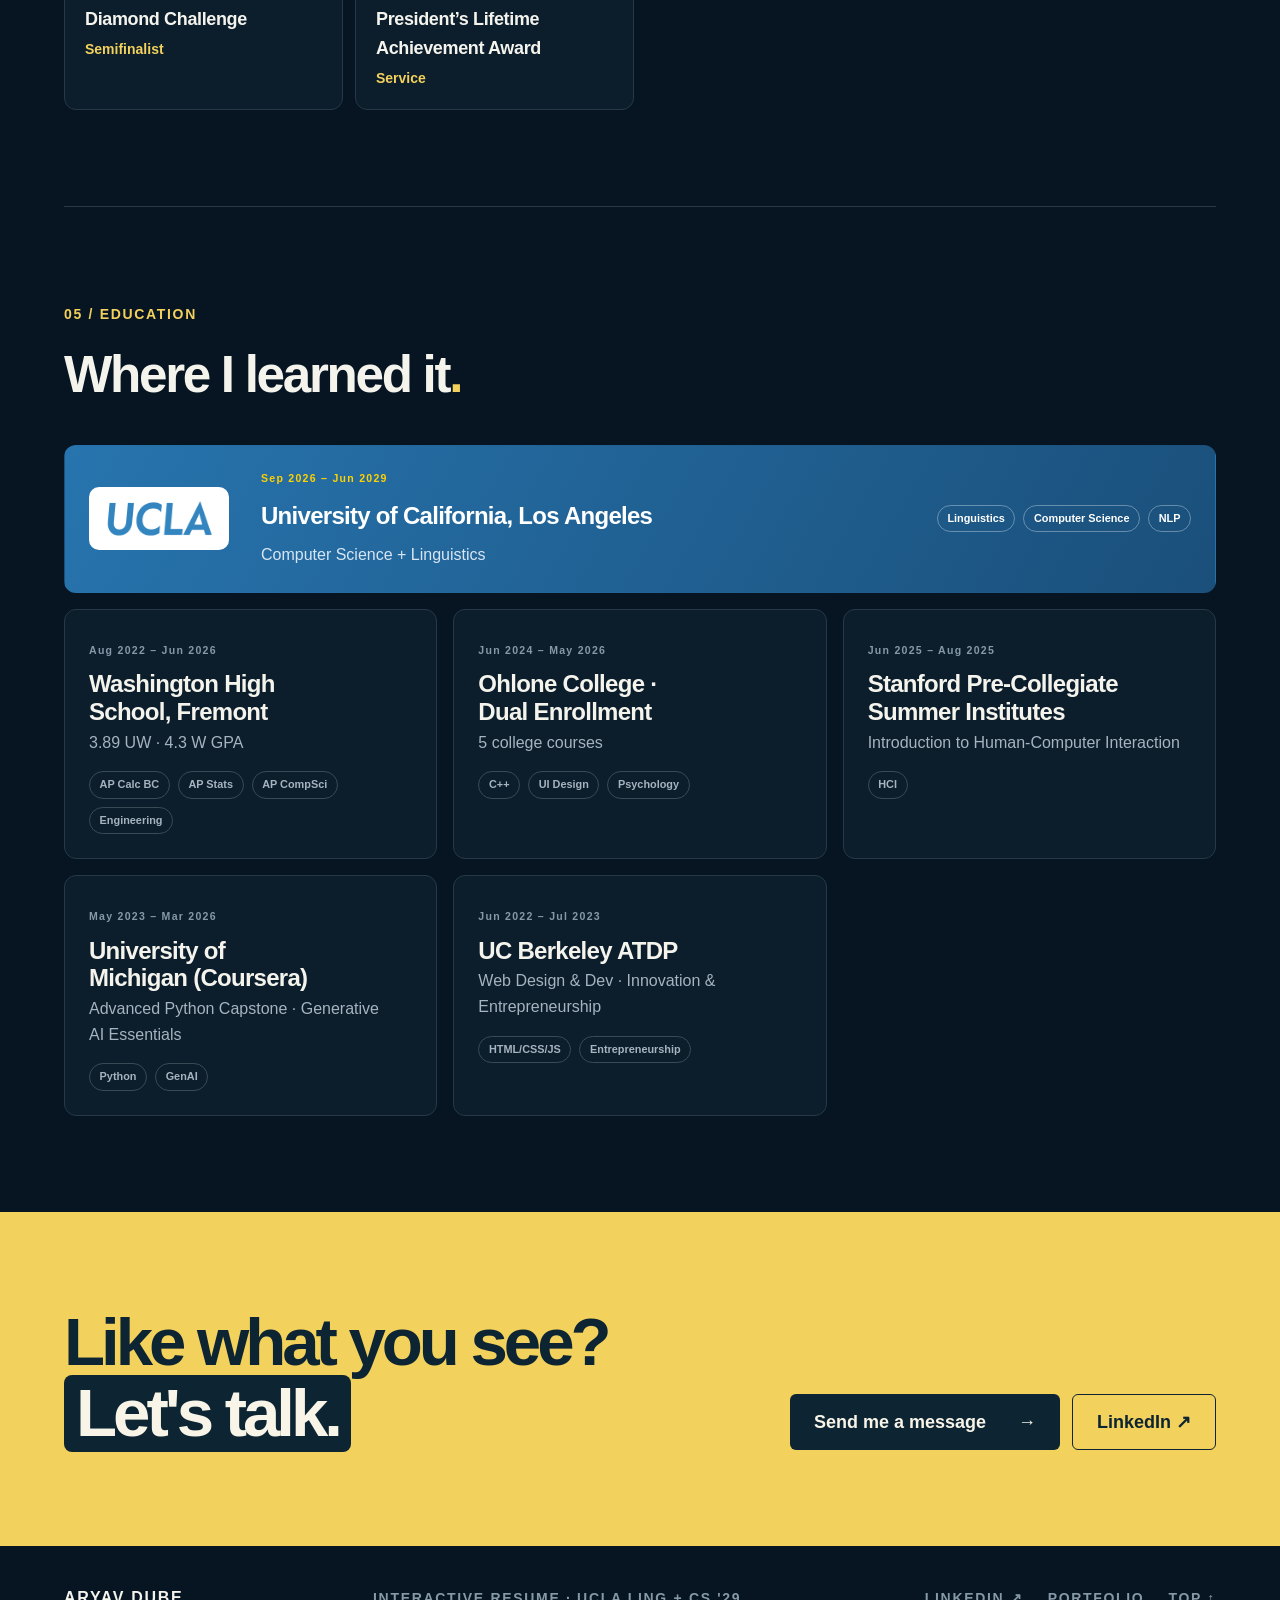
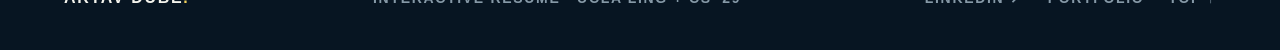
<file: resume.html>
<!doctype html>
<html lang="en" data-theme="dark">
<head>
  <meta charset="utf-8">
  <meta name="viewport" content="width=device-width, initial-scale=1">
  <title>Interactive Resume · Aryav Dube</title>
  <meta name="description" content="Aryav Dube's interactive resume: special education, software engineering, and AI research. Hover any item for role, timeline, and links.">
  <link rel="icon" href="./favicon.svg" type="image/svg+xml">
  <link rel="preconnect" href="https://api.fontshare.com">
  <link href="https://api.fontshare.com/v2/css?f[]=cabinet-grotesk@500,600,700,800&f[]=satoshi@400,500,600,700&display=swap" rel="stylesheet">
  <link rel="stylesheet" href="./base.css">
  <link rel="stylesheet" href="./style.css">
  <link rel="stylesheet" href="./resume.css">
  <script src="./app.js" defer></script>
  <script src="./resume.js" defer></script>
</head>
<body class="resume-page">
  <a class="skip-link" href="#main">Skip to content</a>
  <div class="scroll-progress" aria-hidden="true"><span></span></div>
  <header class="site-header">
    <div class="shell header-inner">
      <a class="brand" href="./index.html" aria-label="Aryav Dube, home">
        <svg class="brand-mark" viewBox="0 0 42 42" fill="none" aria-hidden="true"><path d="M5 32 19 8h5l14 24h-7L21.5 15 12 32H5Z" fill="currentColor"/><path d="M15 27h13" stroke="currentColor" stroke-width="3"/></svg>
        <span>ARYAV DUBE<span class="brand-dot">.</span></span>
      </a>
      <nav class="desktop-nav" aria-label="Resume navigation">
        <a href="./index.html">← Portfolio</a>
        <a href="#timeline">Timeline</a>
        <a href="#honors">Honors</a>
      </nav>
      <div class="header-actions">
        <button class="theme-toggle" type="button" data-theme-toggle aria-label="Switch to light mode" title="Toggle color theme">
          <svg viewBox="0 0 24 24" fill="none" stroke="currentColor" stroke-width="1.7" aria-hidden="true"><circle cx="12" cy="12" r="4"/><path d="M12 2v2m0 16v2M4.93 4.93l1.42 1.42m11.3 11.3 1.42 1.42M2 12h2m16 0h2M4.93 19.07l1.42-1.42m11.3-11.3 1.42-1.42"/></svg>
        </button>
        <a class="header-contact" href="./index.html#contact">Let's connect <span aria-hidden="true">↗</span></a>
      </div>
    </div>
  </header>

  <main id="main">
    <section class="rz-hero shell">
      <div class="rz-hero-top"><span class="eyebrow"><span class="status-dot"></span> Interactive resume · updated Sep 2026</span><span class="rz-hint-key"><kbd>Hover</kbd> or <kbd>tap</kbd> anything marked <i class="rz-dotmark"></i></span></div>
      <div class="rz-hero-grid">
        <div>
          <h1 class="rz-title">Special ed.<br><span>Software.</span><br><em>Research.</em></h1>
        </div>
        <aside class="rz-id-card">
          <div class="rz-id-head"><img src="./ucla-logo.png" alt="UCLA logo" width="1048" height="398"><span>CLASS OF 2029</span></div>
          <strong>Aryav Dube</strong>
          <p>Linguistics + Computer Science at UCLA. I build accessible technology and study how AI can help people communicate.</p>
          <dl>
            <div><dt>Based</dt><dd>Bay Area ↔ Los Angeles</dd></div>
            <div><dt>Stack</dt><dd>JS · Python · Java · MySQL · NLP</dd></div>
            <div><dt>Contact</dt><dd><a href="mailto:adube08@ucla.edu">adube08@ucla.edu</a></dd></div>
          </dl>
          <div class="rz-id-links"><a href="https://www.linkedin.com/in/aryav-dube/" target="_blank" rel="noopener noreferrer">LinkedIn ↗</a><a href="./index.html#work">Projects ↗</a></div>
        </aside>
      </div>
      <dl class="rz-kpis" data-kpis></dl>
    </section>

    <section class="rz-section shell" id="timeline" aria-labelledby="tl-title">
      <div class="rz-section-head">
        <div><p class="section-kicker">01 / THE TIMELINE</p><h2 id="tl-title">Four tracks, one thread<span class="accent-dot">.</span></h2></div>
        <div class="rz-filters" role="group" aria-label="Filter by track" data-filters>
          <button type="button" class="is-active" data-filter="all" aria-pressed="true">All</button>
          <button type="button" data-filter="sped" aria-pressed="false"><i class="c-sped"></i>Special ed</button>
          <button type="button" data-filter="tech" aria-pressed="false"><i class="c-tech"></i>Engineering</button>
          <button type="button" data-filter="research" aria-pressed="false"><i class="c-research"></i>Research</button>
          <button type="button" data-filter="lead" aria-pressed="false"><i class="c-lead"></i>Leadership</button>
        </div>
      </div>
      <div class="rz-gantt" data-gantt>
        <div class="rz-years" data-years aria-hidden="true"></div>
        <div class="rz-rows" data-rows></div>
        <div class="rz-now" data-now aria-hidden="true"><span>NOW</span></div>
      </div>
      <p class="rz-note">Each bar marks when the role ran. Hover a bar for details; click it to open the full card.</p>
    </section>

    <section class="rz-section shell" aria-labelledby="exp-title">
      <div class="rz-section-head"><div><p class="section-kicker">02 / THE WORK</p><h2 id="exp-title">What I did, in detail<span class="accent-dot">.</span></h2></div><p class="rz-lede"> Hover a card for my role, dates, results, and links.</p></div>
      <div class="rz-cards" data-cards></div>
    </section>

    <section class="rz-section shell rz-split" aria-labelledby="skills-title">
      <div>
        <p class="section-kicker">03 / TOOLKIT</p><h2 id="skills-title">Skills, and where<br>I used them<span class="accent-dot">.</span></h2>
        <p class="rz-lede">Hover a skill to see which projects used it. The matching timeline bars will light up too.</p>
      </div>
      <div class="rz-skills" data-skills></div>
    </section>

    <section class="rz-section shell" id="honors" aria-labelledby="honors-title">
      <div class="rz-section-head"><div><p class="section-kicker">04 / HONORS & PUBLICATION</p><h2 id="honors-title">Recognition<span class="accent-dot">.</span></h2></div></div>
      <a class="rz-paper" data-tip="paper" href="https://www.vanderbilt.edu/youngscientistjournal/article/enhancing-aac-systems-through-artificial-intelligence-parent-and-family-perspective-on-limitations-and-solutions/" target="_blank" rel="noopener noreferrer">
        <img src="./vanderbilt-logo.png" alt="Vanderbilt University logo" width="512" height="512">
        <span><small>PUBLISHED · YOUNG SCIENTIST JOURNAL, VANDERBILT UNIVERSITY · 2025</small><b>Enhancing AAC Systems Through Artificial Intelligence: Parent and Family Perspective on Limitations and Solutions</b></span>
        <i aria-hidden="true">↗</i>
      </a>
      <ol class="rz-awards" data-awards></ol>
    </section>

    <section class="rz-section shell" aria-labelledby="edu-title">
      <div class="rz-section-head"><div><p class="section-kicker">05 / EDUCATION</p><h2 id="edu-title">Where I learned it<span class="accent-dot">.</span></h2></div></div>
      <div class="rz-edu" data-edu></div>
    </section>

    <section class="rz-end">
      <div class="shell rz-end-inner">
        <h2>Like what you see?<br><span>Let's talk.</span></h2>
        <div><a class="resume-cta-btn" href="./index.html#contact">Send me a message <span aria-hidden="true">→</span></a><a class="rz-ghost" href="https://www.linkedin.com/in/aryav-dube/" target="_blank" rel="noopener noreferrer">LinkedIn ↗</a></div>
      </div>
    </section>
  </main>

  <div class="rz-tip" role="tooltip" id="rz-tip" data-tip-box hidden></div>
  <dialog class="rz-dialog" data-dialog aria-labelledby="dlg-title"><div data-dialog-body></div></dialog>

  <footer class="site-footer"><div class="shell footer-inner"><a class="footer-brand" href="./index.html">ARYAV DUBE<span>.</span></a><span>INTERACTIVE RESUME · UCLA LING + CS '29</span><span class="footer-links"><a href="https://www.linkedin.com/in/aryav-dube/" target="_blank" rel="noopener noreferrer">LINKEDIN ↗</a><a href="./index.html">PORTFOLIO</a><a href="#main">TOP ↑</a></span></div></footer>
</body>
</html>
</file>
<file: base.css>
*,*::before,*::after{box-sizing:border-box;margin:0;padding:0}
html{-moz-text-size-adjust:none;-webkit-text-size-adjust:none;text-size-adjust:none;-webkit-font-smoothing:antialiased;-moz-osx-font-smoothing:grayscale;text-rendering:optimizeLegibility;scroll-behavior:smooth;hanging-punctuation:first last;scroll-padding-top:var(--space-20)}
body{min-height:100dvh;line-height:1.6;font-family:var(--font-body,sans-serif);font-size:var(--text-base);color:var(--color-text);background:var(--color-bg)}
img,picture,video,canvas,svg{display:block;max-width:100%;height:auto}
ul[role="list"],ol[role="list"]{list-style:none}
input,button,textarea,select{font:inherit;color:inherit}
h1,h2,h3,h4,h5,h6{text-wrap:balance;line-height:1.15}
p,li,figcaption{text-wrap:pretty;max-width:72ch}
::selection{background:var(--color-primary-highlight);color:var(--color-text)}
:focus-visible{outline:2px solid var(--color-primary);outline-offset:3px;border-radius:var(--radius-sm)}
button{cursor:pointer;background:none;border:none}
a,button,[role="button"],[role="link"],input,textarea,select{transition:color var(--transition-interactive),background var(--transition-interactive),border-color var(--transition-interactive),box-shadow var(--transition-interactive),transform var(--transition-interactive)}
.sr-only{position:absolute;width:1px;height:1px;padding:0;margin:-1px;overflow:hidden;clip:rect(0,0,0,0);white-space:nowrap;border-width:0}
@media(prefers-reduced-motion:reduce){*,*::before,*::after{animation-duration:.01ms!important;animation-iteration-count:1!important;transition-duration:.01ms!important;scroll-behavior:auto!important}}
</file>
<file: style.css>
:root{
  --font-display:'Cabinet Grotesk','Helvetica Neue',sans-serif;
  --font-body:'Satoshi','Helvetica Neue',sans-serif;
  --text-xs:clamp(.75rem,.7rem + .25vw,.875rem);
  --text-sm:clamp(.875rem,.8rem + .35vw,1rem);
  --text-base:clamp(1rem,.95rem + .25vw,1.125rem);
  --text-lg:clamp(1.125rem,1rem + .75vw,1.5rem);
  --text-xl:clamp(1.5rem,1.2rem + 1.25vw,2.25rem);
  --text-2xl:clamp(2rem,1.2rem + 2.5vw,3.5rem);
  --text-3xl:clamp(2.5rem,1rem + 4vw,5rem);
  --text-hero:clamp(3.25rem,1rem + 7.1vw,8rem);
  --space-1:.25rem;--space-2:.5rem;--space-3:.75rem;--space-4:1rem;--space-5:1.25rem;--space-6:1.5rem;--space-8:2rem;--space-10:2.5rem;--space-12:3rem;--space-16:4rem;--space-20:5rem;--space-24:6rem;--space-32:8rem;
  --radius-sm:.375rem;--radius-md:.5rem;--radius-lg:.75rem;--radius-xl:1rem;--radius-full:9999px;
  --transition-interactive:220ms cubic-bezier(.16,1,.3,1);
  --content-wide:1240px;
}
:root,[data-theme="dark"]{
  color-scheme:dark;
  --color-bg:#071522;--color-surface:#0c1d2c;--color-surface-2:#112436;--color-surface-offset:#0f2639;--color-divider:#273947;--color-border:#3a4a55;
  --color-text:#f4f4ed;--color-text-muted:#a6b4bf;--color-text-faint:#8699a7;--color-text-inverse:#071522;
  --color-primary:#f2d15c;--color-primary-hover:#ffe88a;--color-primary-highlight:#5c532c;
}
[data-theme="light"]{
  color-scheme:light;
  --color-bg:#f4f3ed;--color-surface:#ffffff;--color-surface-2:#e8edf0;--color-surface-offset:#e8eced;--color-divider:#cdd4d6;--color-border:#aebbc1;
  --color-text:#102638;--color-text-muted:#455b68;--color-text-faint:#5a6d77;--color-text-inverse:#071522;
  --color-primary:#9a7400;--color-primary-hover:#765900;--color-primary-highlight:#efe2ac;
}
a{color:inherit;text-decoration:none}
.shell{width:min(calc(100% - 2*clamp(var(--space-5),5vw,var(--space-16))),var(--content-wide));margin-inline:auto}
.skip-link{position:fixed;top:var(--space-3);left:var(--space-3);z-index:100;background:var(--color-primary);color:var(--color-text-inverse);padding:var(--space-3) var(--space-4);transform:translateY(-160%)}
.skip-link:focus{transform:translateY(0)}
.site-header{position:sticky;top:0;z-index:20;background:color-mix(in srgb,var(--color-bg) 91%,transparent);backdrop-filter:blur(18px);border-bottom:1px solid transparent}
.site-header.scrolled{border-color:var(--color-divider)}
.header-inner{height:84px;display:flex;align-items:center;justify-content:space-between;gap:var(--space-8)}
.brand{display:inline-flex;align-items:center;gap:var(--space-3);font-weight:800;font-size:var(--text-sm);letter-spacing:.07em;white-space:nowrap}
.brand-mark{width:28px;color:var(--color-primary)}
.brand-dot,.accent-dot{color:var(--color-primary)}
.desktop-nav{display:flex;gap:var(--space-10);align-items:center;color:var(--color-text-muted);font-size:var(--text-sm)}
.desktop-nav a{padding:var(--space-3) 0}
.desktop-nav a:hover,.footer-inner a:hover{color:var(--color-primary)}
.header-actions{display:flex;align-items:center;gap:var(--space-5)}
.theme-toggle{width:44px;height:44px;display:grid;place-items:center;color:var(--color-text-muted);border:1px solid var(--color-divider);border-radius:var(--radius-full)}
.theme-toggle svg{width:18px}
.theme-toggle:hover{color:var(--color-primary);border-color:var(--color-primary)}
.header-contact{display:inline-flex;align-items:center;justify-content:center;gap:var(--space-5);min-height:44px;padding:var(--space-2) var(--space-5);background:var(--color-primary);color:var(--color-text-inverse);font-weight:700;font-size:var(--text-sm);border-radius:var(--radius-sm)}
.header-contact:hover,.contact-cta:hover{background:var(--color-primary-hover);transform:translateY(-2px)}
.header-contact:active,.contact-cta:active{transform:translateY(0)}

.hero{min-height:min(820px,calc(100svh - 84px));display:flex;flex-direction:column;position:relative;padding-top:clamp(var(--space-12),7vw,var(--space-24));overflow:hidden}
.hero-topline,.hero-bottom{display:flex;align-items:center;justify-content:space-between;gap:var(--space-4)}
.eyebrow,.hero-index,.hero-bottom,.section-kicker,.project-meta,.project-foot,.about-tags,.site-footer{font-size:var(--text-xs);letter-spacing:.12em;font-weight:700}
.eyebrow{display:flex;align-items:center;gap:var(--space-3);color:var(--color-primary);text-transform:uppercase}
.status-dot{width:7px;height:7px;background:var(--color-primary);border-radius:50%;box-shadow:0 0 0 4px color-mix(in srgb,var(--color-primary) 14%,transparent)}
.hero-index,.hero-bottom{color:var(--color-text-faint)}
.hero-grid{display:grid;grid-template-columns:minmax(0,1fr) 290px;align-items:end;gap:var(--space-16);margin-block:auto;padding-block:var(--space-16) var(--space-24)}
.hero-intro{color:var(--color-text-muted);font-size:var(--text-lg);margin-bottom:var(--space-8)}
h1,h2,h3{font-family:var(--font-display)}
h1{font-size:var(--text-hero);font-weight:800;letter-spacing:-.067em;line-height:.96;white-space:nowrap}
.hero-highlight{color:var(--color-primary)}
.period{color:var(--color-text)}
.hero-aside{padding-bottom:var(--space-2)}
.aside-rule{width:40px;height:2px;background:var(--color-primary);display:block;margin-bottom:var(--space-8)}
.hero-aside p{font-size:var(--text-base);line-height:1.65;color:var(--color-text-muted)}
.text-link{font-size:var(--text-sm);font-weight:700;display:inline-flex;gap:var(--space-12);align-items:center;margin-top:var(--space-8);padding-bottom:var(--space-2);border-bottom:1px solid var(--color-primary)}
.text-link:hover{color:var(--color-primary);gap:var(--space-16)}
.scroll-cue{display:inline-flex;align-items:center;gap:var(--space-6);min-height:44px}
.scroll-cue span:last-child{font-size:var(--text-lg);color:var(--color-primary)}
.scroll-cue:hover{color:var(--color-primary)}
.hero-gridline{height:1px;background:var(--color-divider);margin-top:var(--space-8)}

.work-section{padding-block:clamp(var(--space-20),9vw,var(--space-32)) var(--space-32)}
.section-heading{display:flex;align-items:end;justify-content:space-between;gap:var(--space-12);margin-bottom:var(--space-12)}
.section-kicker{color:var(--color-primary);margin-bottom:var(--space-5)}
.section-heading h2,.about-left h2{font-size:var(--text-2xl);font-weight:700;letter-spacing:-.045em}
.section-heading>p{max-width:32ch;color:var(--color-text-muted);font-size:var(--text-sm)}
.project-grid{display:grid;grid-template-columns:repeat(2,minmax(0,1fr));column-gap:var(--space-8);row-gap:var(--space-20)}
.project{min-width:0}
.project-art{height:clamp(280px,31vw,420px);position:relative;overflow:hidden;border-radius:var(--radius-md);margin-bottom:var(--space-6);transition:filter 300ms ease}
.project-meta{display:flex;justify-content:space-between;gap:var(--space-4);color:var(--color-primary);margin-bottom:var(--space-3)}
.project-meta span:last-child{color:var(--color-text-faint)}
.project h3{font-size:var(--text-xl);letter-spacing:-.04em;font-weight:700;margin-bottom:var(--space-3)}
.project>p{color:var(--color-text-muted);line-height:1.65;font-size:var(--text-base);max-width:57ch}
.project-foot{display:flex;justify-content:space-between;align-items:center;gap:var(--space-4);border-top:1px solid var(--color-divider);margin-top:var(--space-6);padding-top:var(--space-4);color:var(--color-text-faint);letter-spacing:0;font-weight:500}
.project-foot a{color:var(--color-primary);display:inline-flex;gap:var(--space-2);align-items:center;white-space:nowrap;min-height:44px;font-weight:700}
.project-foot a:hover{color:var(--color-primary-hover);gap:var(--space-4)}
.project-note{color:var(--color-primary);white-space:nowrap;font-weight:700;letter-spacing:.06em}
.project-wide{grid-column:1/-1}
.project-wide>.project-art{height:clamp(350px,38vw,500px)}
.project-wide>p{max-width:75ch}

/* The compositions below are conceptual graphics, not claims to be product screenshots. */
.art-special{background:#f0e9d5;color:#172e35;display:flex;flex-direction:column;padding:var(--space-8)}
.art-special-header,.art-special-footer{display:flex;align-items:center;justify-content:space-between;font-size:var(--text-xs);letter-spacing:.09em;font-weight:800}
.mock-logo{font-family:var(--font-display);letter-spacing:-.05em;font-size:var(--text-lg)}
.mock-logo span{color:#8e6846}
.art-special-main{display:flex;flex-direction:column;justify-content:center;flex:1;padding-left:clamp(var(--space-4),4vw,var(--space-12))}
.art-mini-label{font-size:var(--text-xs);font-weight:800;letter-spacing:.16em;color:#725c44;margin-bottom:var(--space-5)}
.art-special-main strong{font-family:var(--font-display);font-size:clamp(2.4rem,4.6vw,4.75rem);line-height:.99;letter-spacing:-.06em}
.art-special-main em{font-style:normal;color:#9a6b49}
.art-special-line{height:3px;width:22%;background:#c4996b;margin-top:var(--space-8)}
.art-special-footer{justify-content:flex-start;gap:var(--space-8);color:#735e49}
.art-mind{background:#283d55;color:#f3efe9;padding:var(--space-8);display:flex;flex-direction:column}
.mind-chrome{display:flex;align-items:center;gap:var(--space-2);font-weight:700;letter-spacing:-.02em;font-size:var(--text-sm)}
.mind-symbol{font-size:var(--text-xl);line-height:1;color:#f4d37a}
.mind-chrome-right{margin-left:auto;font-size:var(--text-xs);font-weight:600;letter-spacing:.1em;color:#acbfd1}
.mind-panel{background:#f6f2e8;color:#1b3444;border-radius:var(--radius-lg);width:min(82%,410px);margin:auto auto 0;padding:var(--space-6);transform:rotate(-4deg) translateY(var(--space-4));box-shadow:20px 20px 0 #1e3146}
.mind-panel-head{display:flex;justify-content:space-between;color:#677987;letter-spacing:.12em;font-size:var(--text-xs);font-weight:700;margin-bottom:var(--space-8)}
.mind-panel>strong{font-family:var(--font-display);font-size:clamp(1.8rem,3vw,2.8rem);letter-spacing:-.055em;line-height:1.05;display:block}
.mind-progress{display:flex;gap:var(--space-2);margin-block:var(--space-6)}
.mind-progress span{height:6px;border-radius:var(--radius-full);flex:1;background:#ccd7d3}
.mind-progress span:nth-child(-n+3){background:#d7aa54}
.mind-lesson{display:flex;align-items:center;gap:var(--space-4);padding-top:var(--space-4);border-top:1px solid #d3d9d7;font-size:var(--text-sm);font-weight:700;line-height:1.2}
.mind-lesson small{font-size:var(--text-xs);font-weight:400;color:#5c7180}
.mind-lesson>span:last-child{margin-left:auto}
.lesson-number{color:#b17b2e}
.mind-caption{font-size:var(--text-xs);letter-spacing:.09em;color:#acbfd1;margin-top:var(--space-6)}
.art-ucla{background:#102b3b;color:#e6eff0;padding:var(--space-8);display:flex;flex-direction:column}
.research-top,.research-bottom,.vandy-top,.vandy-bottom{display:flex;justify-content:space-between;gap:var(--space-4);font-size:var(--text-xs);font-weight:700;letter-spacing:.12em}
.research-top,.research-bottom{color:#9cbdc6}
.signal-field{flex:1;position:relative;min-height:160px;margin-block:var(--space-8);background:repeating-linear-gradient(90deg,transparent 0,transparent 16%,#ffffff0a 16.1%,#ffffff0a 16.3%),repeating-linear-gradient(0deg,transparent 0,transparent 23%,#ffffff0a 23.1%,#ffffff0a 23.3%);overflow:hidden}
.signal-line{position:absolute;left:-5%;width:115%;height:28%;border-top:3px solid #e1c779;border-radius:50%;transform:rotate(-9deg)}
.line-one{top:31%}.line-two{top:48%;border-color:#7aa9ad;transform:rotate(7deg)}.line-three{top:62%;border-color:#c2a969;transform:rotate(-4deg);opacity:.75}
.signal-label{position:absolute;font-size:var(--text-xs);letter-spacing:.14em;color:#b7d5d3}
.label-a{right:8%;top:13%}.label-b{left:8%;bottom:12%}
.art-vandy{background:#d8c99c;color:#1b3740;padding:var(--space-8);display:flex;flex-direction:column}
.vandy-tiles{display:flex;align-items:center;justify-content:center;gap:var(--space-3);flex:1}
.vandy-tiles>span:not(.vandy-spark){font-family:var(--font-display);font-size:clamp(1.7rem,3.4vw,3.2rem);font-weight:700;letter-spacing:-.05em;line-height:1.05;background:#f5f0df;padding:var(--space-6);border-radius:var(--radius-md);min-width:34%;box-shadow:5px 6px 0 #b7a975}
.vandy-tiles>span:nth-child(2){transform:translateY(var(--space-6))}
.vandy-spark{position:absolute;right:10%;top:27%;font-size:var(--text-xl);color:#8d7044}
.vandy-bottom{align-items:end}
.art-donor{background:#1b3543;color:#f3eee0;display:grid;grid-template-columns:1fr 1fr;gap:var(--space-8);padding:clamp(var(--space-8),5vw,var(--space-16))}
.donor-left{display:flex;flex-direction:column;justify-content:space-between}
.donor-left>span{font-size:var(--text-xs);letter-spacing:.12em;font-weight:700;color:#bdc9c9}
.donor-left strong{font-family:var(--font-display);font-size:clamp(2.4rem,5vw,5.4rem);letter-spacing:-.06em;line-height:1}
.donor-left em{font-style:normal;color:#f2d15c}
.donor-ui{align-self:center;justify-self:end;width:min(100%,470px);height:110%;background:#f5f2e8;color:#273944;border-radius:var(--radius-lg);box-shadow:var(--space-6) var(--space-6) 0 #102836;transform:rotate(3deg) translateY(var(--space-8));overflow:hidden}
.donor-ui-head{height:56px;padding:0 var(--space-6);border-bottom:1px solid #d4dbd8;display:flex;align-items:center;justify-content:space-between;font-size:var(--text-sm)}
.donor-ui-head span{font-size:var(--text-xs);color:#687d85}
.donor-ui-body{padding:var(--space-8)}
.donor-ui-body>small{font-size:var(--text-xs);letter-spacing:.1em;color:#70838a}
.donor-ui-body>strong{display:block;font-family:var(--font-display);font-size:var(--text-2xl);line-height:1.2;letter-spacing:-.05em;margin-block:var(--space-2) var(--space-8)}
.donor-ui-stats{display:grid;grid-template-columns:1fr 1fr;gap:var(--space-3)}
.donor-ui-stats>span{display:flex;flex-direction:column;padding:var(--space-4);border:1px solid #d4dbd8;border-radius:var(--radius-sm)}
.donor-ui-stats small{font-size:var(--text-xs);letter-spacing:.1em;color:#688087}
.donor-ui-stats b{font-size:var(--text-lg);font-family:var(--font-display);letter-spacing:-.03em}
.donor-ui-stats i{font-style:normal;font-size:var(--text-xs);color:#6f8361}
.donor-ui-row{display:flex;justify-content:space-between;font-size:var(--text-xs);margin-top:var(--space-8);font-weight:700}
.donor-ui-bar{height:12px;background:#dfe3dd;width:100%;margin-top:var(--space-4);border-radius:var(--radius-sm)}
.donor-ui-bar.shorter{width:72%;margin-top:var(--space-3)}

.about-section{border-top:1px solid var(--color-divider);background:var(--color-surface);padding-block:clamp(var(--space-20),9vw,var(--space-32))}
.about-grid{display:grid;grid-template-columns:1fr 1fr;gap:clamp(var(--space-12),9vw,var(--space-32))}
.about-left{display:flex;flex-direction:column;min-height:480px}
.about-left h2{font-size:var(--text-3xl);line-height:1.05}
.about-left h2 span{color:var(--color-primary)}
.about-monogram{font-family:var(--font-display);font-size:clamp(8rem,17vw,17rem);font-weight:800;letter-spacing:-.12em;line-height:.75;color:var(--color-surface-2);margin-top:auto;white-space:nowrap}
.about-monogram span{color:var(--color-primary)}
.about-copy{padding-top:var(--space-12)}
.about-copy p{font-size:var(--text-base);color:var(--color-text-muted);line-height:1.8;margin-bottom:var(--space-6);max-width:62ch}
.about-copy p:first-child{color:var(--color-text)}
.about-tags{display:flex;flex-wrap:wrap;gap:var(--space-2);margin-top:var(--space-12)}
.about-tags span{border:1px solid var(--color-border);padding:var(--space-2) var(--space-3);border-radius:var(--radius-full);color:var(--color-text-muted);letter-spacing:.06em}
.contact-section{padding-block:clamp(var(--space-24),12vw,10rem);background:var(--color-primary);color:#0d2432}
.contact-section .section-kicker{color:#31444a}
.contact-inner h2{font-size:clamp(3.25rem,7.5vw,7.5rem);letter-spacing:-.065em;line-height:1;max-width:12ch}
.contact-inner h2 span{color:#f8f5e8}
.contact-bottom{display:flex;justify-content:space-between;align-items:end;gap:var(--space-8);margin-top:var(--space-16)}
.contact-bottom p{font-size:var(--text-base);max-width:47ch}
.contact-cta{background:#0d2432;color:#f8f5e8;min-height:58px;display:inline-flex;align-items:center;gap:var(--space-16);padding:var(--space-4) var(--space-6);border-radius:var(--radius-sm);font-weight:700;white-space:nowrap}
.contact-cta:hover{background:#193c4f;color:#fff}
.site-footer{color:var(--color-text-faint);background:var(--color-bg)}
.footer-inner{min-height:104px;display:flex;align-items:center;justify-content:space-between;gap:var(--space-6)}
.footer-brand{font-family:var(--font-display);font-weight:800;color:var(--color-text);font-size:var(--text-sm)}
.footer-brand span{color:var(--color-primary)}

@media(max-width:1000px){
  .hero-grid{grid-template-columns:1fr;gap:var(--space-12);padding-top:var(--space-20)}
  .hero-aside{max-width:520px}
  .aside-rule{margin-bottom:var(--space-5)}
  .hero{min-height:720px}
  h1{white-space:normal}
}
@media(max-width:700px){
  .header-inner{height:72px}
  .brand-mark{width:24px}
  .desktop-nav{gap:var(--space-4)}
  .desktop-nav a{min-height:44px;display:flex;align-items:center}
  .header-contact{display:none}
  .header-actions{gap:0}
  .hero{min-height:calc(100svh - 72px);padding-top:var(--space-12)}
  .hero-index{display:none}
  .hero-grid{gap:var(--space-16);padding-block:var(--space-16)}
  .hero-intro{margin-bottom:var(--space-6)}
  h1{font-size:clamp(3.15rem,11.8vw,5.4rem)}
  .hero-bottom{font-size:var(--text-xs)}
  .hero-bottom>span{max-width:19ch}
  .scroll-cue span:first-child{display:none}
  .section-heading{display:block}
  .section-heading>p{margin-top:var(--space-4)}
  .project-grid{grid-template-columns:1fr;row-gap:var(--space-16)}
  .project-wide{grid-column:auto}
  .project-art,.project-wide>.project-art{height:clamp(300px,85vw,440px)}
  .project-foot{align-items:start}
  .about-grid{grid-template-columns:1fr;gap:var(--space-8)}
  .about-left{min-height:unset}
  .about-monogram{display:none}
  .about-copy{padding-top:0}
  .contact-bottom{display:block}
  .contact-cta{margin-top:var(--space-8)}
  .footer-inner{flex-wrap:wrap;padding-block:var(--space-8)}
  .footer-inner>span{order:3;width:100%}
}
@media(max-width:480px){
  .brand{letter-spacing:.01em}
  .desktop-nav{gap:var(--space-3);font-size:var(--text-xs)}
  .desktop-nav a[href="#about"]{display:none}
  .theme-toggle{border:none;width:36px}
  .hero-grid{padding-bottom:var(--space-10)}
  .hero-aside p{font-size:var(--text-base)}
  .art-special,.art-mind,.art-ucla,.art-vandy{padding:var(--space-5)}
  .art-special-main{padding-left:var(--space-2)}
  .art-special-main strong{font-size:clamp(2.45rem,11vw,3.4rem)}
  .art-special-footer{gap:var(--space-3);font-size:.7rem}
  .mind-chrome-right{display:none}
  .mind-panel{width:88%;padding:var(--space-5)}
  .mind-caption{max-width:27ch}
  .vandy-tiles>span:not(.vandy-spark){padding:var(--space-4);font-size:clamp(1.8rem,7vw,2.5rem)}
  .art-donor{grid-template-columns:1fr;gap:0;padding:var(--space-6)}
  .donor-left{height:160px}
  .donor-left strong{font-size:var(--text-2xl)}
  .donor-left>span:last-child{display:none}
  .donor-ui{width:88%;height:270px;justify-self:center;transform:rotate(3deg) translateY(var(--space-2))}
  .donor-ui-body{padding:var(--space-4)}
  .donor-ui-body>strong{margin-bottom:var(--space-4)}
  .donor-ui-row,.donor-ui-bar{display:none}
  .project-foot{flex-wrap:wrap}
  .contact-inner h2{font-size:clamp(2.8rem,12vw,4rem)}
}

/* Portfolio v2: each project artwork is a self-contained, tactile preview. */
[hidden]{display:none!important}
.interactive-art{display:flex;flex-direction:column;padding:0;border:1px solid color-mix(in srgb,var(--color-text) 9%,transparent);isolation:isolate}
.preview-top,.preview-bottom,.reader-footer{height:44px;flex:none;display:flex;align-items:center;justify-content:space-between;gap:var(--space-4);padding-inline:var(--space-6);font-size:var(--text-xs);font-weight:700;letter-spacing:.11em;position:relative;z-index:2}
.preview-hint{opacity:.7}
.preview-bottom,.reader-footer{border-top:1px solid currentColor}
.preview-scroll,.paper-reader,.donor-ui-body{min-height:0;overflow-y:auto;overscroll-behavior:contain;scrollbar-width:thin}
.preview-scroll:focus-visible,.paper-reader:focus-visible,.donor-ui-body:focus-visible{outline:2px solid currentColor;outline-offset:-4px}
.preview-tabs{flex:none;display:flex;align-items:center;justify-content:center;gap:var(--space-2);padding:var(--space-3) var(--space-5);border-top:1px solid color-mix(in srgb,currentColor 25%,transparent);z-index:2}
.preview-tabs button,.donor-menu button{min-height:44px;padding:var(--space-2) var(--space-4);font-size:var(--text-xs);font-weight:700;letter-spacing:.08em;border-radius:var(--radius-full);white-space:nowrap}
.preview-tabs button:hover,.donor-menu button:hover{background:color-mix(in srgb,currentColor 10%,transparent)}
.preview-tabs button:active,.donor-menu button:active{transform:scale(.96)}
.preview-tabs button.is-active{background:var(--color-primary);color:#102537}
.preview-open{display:inline-flex;align-items:center;min-height:44px;font-size:var(--text-sm);font-weight:700;text-decoration:underline;text-underline-offset:5px}
.preview-open:hover{opacity:.7}

.art-special{background:#ede8d9;color:#173241;padding:0}
.art-special .preview-top{background:#142f3a;color:#ecf1e9}
.special-scroll{flex:1;scroll-snap-type:y proximity}
.special-slide{height:100%;min-height:330px;position:relative;display:flex;flex-direction:column;justify-content:center;padding:var(--space-8);overflow:hidden;scroll-snap-align:start}
.special-brand{width:190px;height:auto;position:absolute;left:var(--space-8);top:var(--space-6);object-fit:contain}
.special-slide .art-mini-label{margin-top:var(--space-12);margin-bottom:var(--space-4);color:#4d775f}
.special-slide strong{font-family:var(--font-display);font-size:clamp(2.25rem,3.8vw,4rem);line-height:1.02;letter-spacing:-.055em;position:relative;z-index:1}
.special-slide strong em{font-style:normal;color:#238b70}
.special-banner{position:absolute;width:52%;max-height:75%;object-fit:contain;right:-9%;bottom:-11%;opacity:.7;filter:saturate(.78)}
.special-slide-next{background:#dbe8db;align-items:flex-start}
.special-slide-next .art-mini-label{margin-top:0}
.special-slide-next p{font-size:var(--text-sm);margin-top:var(--space-6);max-width:32ch}
.special-slide-next .preview-open{margin-top:var(--space-3)}
.art-special .preview-bottom{color:#325c54;background:#e7eddf}

.art-mind{background:#283c50;color:#f9f1e2;padding:0}
.art-mind .preview-top{background:#1b2e40}
.mind-experience{flex:1;display:flex;flex-direction:column;min-height:0;padding:var(--space-3) var(--space-6) 0}
.mind-brand{width:clamp(150px,18vw,230px);height:auto;object-fit:contain;align-self:flex-start;max-height:74px}
.mind-display{flex:1;min-height:0;border-radius:var(--radius-lg) var(--radius-lg) 0 0;background:#e8bd7c;color:#27374a;overflow:hidden;position:relative}
.mind-step{height:100%;position:relative;display:flex;align-items:center;justify-content:space-between;padding:var(--space-8)}
.mind-step>div:first-child{position:relative;z-index:1;max-width:62%}
.mind-step small{display:block;font-size:var(--text-xs);font-weight:800;letter-spacing:.12em;margin-bottom:var(--space-4)}
.mind-step strong{font-family:var(--font-display);font-size:clamp(1.9rem,3.4vw,3.5rem);line-height:1.02;letter-spacing:-.06em;display:block}
.mind-step p{font-size:var(--text-sm);line-height:1.45;margin-top:var(--space-4);max-width:25ch}
.mind-step img{width:48%;height:115%;object-fit:contain;object-position:bottom;position:absolute;right:-6%;bottom:-12%;filter:drop-shadow(0 12px 16px #6c4e3c45)}
.mind-step[data-mind-panel="adapt"]{background:#bdd3cc}
.mind-step[data-mind-panel="grow"]{background:#e2d39e}
.mind-orbit{width:37%;aspect-ratio:1;position:absolute;right:8%;border:1px solid #2c5e6780;border-radius:50%;display:grid;place-items:center;font-size:var(--text-sm);font-weight:700}
.mind-orbit::before,.mind-orbit::after{content:"";position:absolute;inset:14%;border:1px solid #2c5e6780;border-radius:50%}
.mind-orbit::after{inset:33%;background:#284e5d}
.mind-orbit span{position:absolute;z-index:1;background:#f6f2e7;padding:var(--space-2) var(--space-3);border-radius:var(--radius-full)}
.mind-orbit span:nth-child(1){top:-8%}.mind-orbit span:nth-child(2){right:-13%;bottom:8%}.mind-orbit span:nth-child(3){left:-12%;bottom:8%}
.mind-growth{height:75%;width:32%;display:flex;align-items:end;gap:var(--space-2)}
.mind-growth i{flex:1;background:#3b6e72;border-radius:var(--radius-full) var(--radius-full) 0 0;height:24%}
.mind-growth i:nth-child(2){height:40%}.mind-growth i:nth-child(3){height:53%}.mind-growth i:nth-child(4){height:72%}.mind-growth i:nth-child(5){height:94%;background:#f4f0dc}
.art-mind .preview-tabs{background:#1b2e40}

.art-ucla{background:#0c2a40;color:#eff6f5;padding:0}
.art-ucla .preview-top{background:#0a2032}
.ucla-body{display:flex;flex:1;flex-direction:column;min-height:0}
.ucla-identity{display:flex;align-items:center;justify-content:space-between;gap:var(--space-4);padding:var(--space-3) var(--space-6);font-size:var(--text-xs);letter-spacing:.13em;font-weight:700}
.ucla-identity img{width:86px;height:auto;object-fit:contain}
.ucla-visual{flex:1;min-height:0;position:relative;overflow:hidden}
.ucla-visual>img{width:100%;height:100%;object-fit:cover;filter:grayscale(1) contrast(1.25) brightness(.65)}
.ucla-visual::after{content:"";position:absolute;inset:0;background:linear-gradient(90deg,#092335d9,transparent 95%),linear-gradient(0deg,#092335d9,transparent 80%)}
.ucla-overlay{position:absolute;z-index:1;left:var(--space-8);bottom:var(--space-8);width:70%}
.ucla-overlay span{font-family:var(--font-display);font-size:clamp(1.45rem,2.3vw,2.4rem);letter-spacing:-.03em;line-height:1.05;font-weight:700;display:block}
.ucla-overlay p{font-size:var(--text-sm);color:#d5e5ea;line-height:1.45;margin-top:var(--space-3)}
.ucla-tabs{background:#0a2032}
.ucla-tabs button{padding-inline:var(--space-3)}

.art-vandy{background:#d7cda9;color:#182d2a;padding:0}
.art-vandy .preview-top{background:#142e2b;color:#f8f2de}
.paper-reader{flex:1;scroll-snap-type:y proximity;background:#f2eee1}
.paper-page{min-height:100%;padding:var(--space-8);scroll-snap-align:start;border-bottom:1px solid #c1b493;display:flex;flex-direction:column;align-items:flex-start}
.vandy-brand{width:220px;height:auto;object-fit:contain;margin-bottom:auto}
.paper-journal,.paper-section,.paper-byline,.paper-scroll-hint{font-size:var(--text-xs);letter-spacing:.09em;font-weight:700}
.paper-journal,.paper-section{color:#73643f}
.paper-page h4{font-family:var(--font-display);font-size:clamp(1.65rem,2.8vw,2.8rem);line-height:1.04;letter-spacing:-.04em;margin-block:var(--space-3)}
.paper-page p{font-size:var(--text-sm);line-height:1.55;max-width:48ch}
.paper-byline{color:#665d48}
.paper-rule{height:2px;width:80px;background:#9f8a53;display:block;margin-block:var(--space-6)}
.paper-scroll-hint{margin-top:auto;color:#73643f}
.paper-page .preview-open{margin-top:auto}
.reader-footer{background:#e2d9bd;color:#6c613f}

.art-donor{display:grid;background:#142e3e;grid-template-columns:1fr 1.13fr}
.donor-left{position:relative;z-index:1}
.donor-left strong{font-size:clamp(2.5rem,5vw,5.4rem)}
.donor-ui{display:flex;flex-direction:column;background:#f8faf8;color:#25384a;box-shadow:var(--space-6) var(--space-6) 0 #0a2231;transform:rotate(2deg) translateY(var(--space-6));height:110%;overflow:hidden}
.donor-ui-head{flex:none}
.donor-ui-head img{width:142px;height:auto;object-fit:contain}
.donor-ui-head span{font-size:var(--text-xs);letter-spacing:.07em}
.donor-menu{display:flex;gap:var(--space-2);padding:var(--space-3) var(--space-5);border-bottom:1px solid #dce2e2}
.donor-menu button{min-height:38px;letter-spacing:0;padding-inline:var(--space-3)}
.donor-menu button.is-active{background:#dbe8ff;color:#124b9a}
.donor-ui-body{flex:1;padding:var(--space-6)}
.donor-screen{min-height:100%}
.donor-screen>small{font-size:var(--text-xs);color:#4e73ac;font-weight:700;letter-spacing:.1em}
.donor-screen>strong{font-family:var(--font-display);font-size:var(--text-xl);letter-spacing:-.04em;display:block;margin-block:var(--space-2)}
.donor-screen>p{font-size:var(--text-sm);color:#58707b;line-height:1.45}
.donor-demo-card{display:flex;flex-direction:column;gap:var(--space-3);padding:var(--space-5);margin-top:var(--space-5);background:#ecf2f4;border-radius:var(--radius-md);font-size:var(--text-xs);color:#557081}
.donor-demo-card>b{font-family:var(--font-display);font-size:var(--text-lg);color:#243b4e;letter-spacing:-.03em}
.demo-line{display:block;height:7px;background:#cadadd;border-radius:var(--radius-full);width:100%}
.demo-line.short{width:68%}
.demo-pill{align-self:flex-start;padding:var(--space-2) var(--space-3);background:#195cbc;color:white;border-radius:var(--radius-sm);font-weight:700}
.demo-option{padding:var(--space-3);background:#fff;border-radius:var(--radius-sm);display:flex;justify-content:space-between;color:#233e54;font-weight:700}
.demo-bars{height:88px;display:flex;align-items:end;gap:var(--space-2)}
.demo-bars i{flex:1;height:30%;border-radius:var(--radius-sm) var(--radius-sm) 0 0;background:#6e96cf}
.demo-bars i:nth-child(2){height:46%}.demo-bars i:nth-child(3){height:38%}.demo-bars i:nth-child(4){height:65%}.demo-bars i:nth-child(5){height:52%}.demo-bars i:nth-child(6){height:80%}.demo-bars i:nth-child(7){height:95%}

.contact-layout{display:grid;grid-template-columns:.8fr 1.2fr;gap:clamp(var(--space-12),10vw,var(--space-32));margin-top:var(--space-16);align-items:start}
.contact-aside{min-height:330px;display:flex;flex-direction:column;justify-content:space-between}
.contact-aside p{max-width:38ch;font-size:var(--text-base);line-height:1.65}
.contact-aside span{font-size:var(--text-xs);font-weight:800;letter-spacing:.12em;line-height:1.8}
.contact-form{padding:var(--space-8);background:#f6f1dd;border-radius:var(--radius-md);box-shadow:12px 12px 0 #d5b349;color:#173040}
.form-row{display:grid;grid-template-columns:1fr 1fr;gap:var(--space-5)}
.form-field{display:flex;flex-direction:column;gap:var(--space-2);margin-bottom:var(--space-6)}
.form-field label{font-size:var(--text-xs);font-weight:800;letter-spacing:.11em}
.form-field input,.form-field textarea{width:100%;border:0;border-bottom:1px solid #8b9995;background:transparent;border-radius:0;padding:var(--space-3) 0;font-size:var(--text-sm);resize:vertical;outline:none;color:#173040}
.form-field input::placeholder,.form-field textarea::placeholder{color:#667a7b;opacity:1}
.form-field input:focus,.form-field textarea:focus{border-bottom:2px solid #1b5e80}
.form-actions{display:flex;justify-content:space-between;align-items:center;gap:var(--space-4)}
.form-actions>span{font-size:var(--text-xs);font-weight:800;letter-spacing:.08em;max-width:18ch}
.form-actions .contact-cta{border:none;cursor:pointer}
.contact-cta:disabled{cursor:wait;opacity:.6}
.form-status{font-size:var(--text-sm);min-height:24px;margin-top:var(--space-3);color:#214653}
.form-status[data-state="error"]{color:#863c22}
.form-status a{text-decoration:underline;text-underline-offset:3px}
.honeypot{position:absolute;left:-10000px;width:1px;height:1px;overflow:hidden}

/* Make the editorial frame feel like an interface, without compromising reading. */
.hero-gridline{position:relative}
.hero-gridline::after{content:"✳ / BUILDING FOR PEOPLE";position:absolute;right:0;top:var(--space-3);font-size:var(--text-xs);font-weight:700;letter-spacing:.15em;color:var(--color-text-faint)}
.section-heading h2{font-size:var(--text-2xl)}
.project h3{letter-spacing:-.055em}
.project-art{box-shadow:0 24px 44px #03111b25}
.project-foot a{letter-spacing:.02em}
.about-left{position:relative}
.about-monogram{opacity:.7}

@media(max-width:700px){
  .contact-layout{grid-template-columns:1fr;gap:var(--space-8);margin-top:var(--space-10)}
  .contact-aside{min-height:auto;gap:var(--space-6)}
  .contact-form{padding:var(--space-6)}
  .art-donor{display:grid;grid-template-columns:1fr;gap:var(--space-4)}
  .donor-left{height:125px}
  .donor-left strong{font-size:var(--text-2xl)}
  .donor-left>span:last-child{display:none}
  .donor-ui{width:95%;height:300px;justify-self:center;transform:rotate(1deg) translateY(var(--space-3))}
}
@media(max-width:480px){
  .desktop-nav a[href="#about"]{display:flex}
  .desktop-nav{gap:var(--space-2)}
  .hero-bottom>span{max-width:30ch}
  .preview-top,.preview-bottom,.reader-footer{padding-inline:var(--space-4);font-size:.7rem}
  .preview-hint{font-size:.7rem}
  .special-slide{padding:var(--space-6)}
  .special-brand{left:var(--space-6);width:155px}
  .special-slide strong{font-size:clamp(2rem,9vw,3rem)}
  .special-banner{width:55%;right:-16%;opacity:.5}
  .mind-experience{padding-inline:var(--space-4)}
  .mind-brand{width:160px}
  .mind-step{padding:var(--space-5)}
  .mind-step strong{font-size:var(--text-xl)}
  .mind-step p{font-size:var(--text-xs)}
  .mind-step img{width:51%;right:-11%}
  .mind-orbit{right:4%;width:30%;font-size:var(--text-xs)}
  .preview-tabs{padding:var(--space-2);gap:0}
  .preview-tabs button{padding-inline:var(--space-2);font-size:.7rem}
  .ucla-identity{padding-inline:var(--space-4)}
  .ucla-overlay{left:var(--space-5);bottom:var(--space-5);width:80%}
  .paper-page{padding:var(--space-6)}
  .paper-page h4{font-size:var(--text-xl)}
  .vandy-brand{width:170px}
  .form-row{grid-template-columns:1fr;gap:0}
  .form-actions{align-items:start;flex-direction:column}
  .form-actions>span{max-width:none}
  .form-actions .contact-cta{width:100%;justify-content:space-between}
}

/* ===== v3: motion, imagery, DonorMozo, resume CTA ===== */
.scroll-progress{position:fixed;inset:0 0 auto 0;height:3px;z-index:60;pointer-events:none}
.scroll-progress span{display:block;height:100%;width:100%;background:linear-gradient(90deg,var(--color-primary),#ffe88a);transform-origin:0 50%;transform:scaleX(var(--p,0))}
.nav-resume{color:var(--color-primary)!important;border:1px solid color-mix(in srgb,var(--color-primary) 45%,transparent);border-radius:var(--radius-full);padding:var(--space-2) var(--space-4)!important}
.nav-resume:hover{background:color-mix(in srgb,var(--color-primary) 14%,transparent)}
.hero{isolation:isolate}
.hero-art{position:absolute;right:-6%;top:6%;width:min(62%,820px);z-index:-1;opacity:.55;pointer-events:none;mask-image:radial-gradient(ellipse 70% 70% at 60% 50%,#000 45%,transparent 78%);-webkit-mask-image:radial-gradient(ellipse 70% 70% at 60% 50%,#000 45%,transparent 78%);will-change:transform}
[data-theme="light"] .hero-art{opacity:.3}
.hero-art img{width:100%;animation:floaty 9s ease-in-out infinite}
@keyframes floaty{50%{transform:translateY(-14px) rotate(-1deg)}}
.hero-heading-wrap h1{animation:riseIn 1.1s cubic-bezier(.16,1,.3,1) both}
.hero-intro{animation:riseIn .9s .05s cubic-bezier(.16,1,.3,1) both}
.hero-aside{animation:riseIn 1s .25s cubic-bezier(.16,1,.3,1) both}
@keyframes riseIn{from{opacity:0;transform:translateY(40px)}}

.marquee{overflow:hidden;border-block:1px solid var(--color-divider);background:var(--color-surface);padding-block:var(--space-4)}
.marquee-track{display:flex;gap:var(--space-8);width:max-content;animation:marquee 38s linear infinite;font-family:var(--font-display);font-weight:800;font-size:var(--text-lg);letter-spacing:-.01em;color:var(--color-text-muted)}
.marquee-track i{font-style:normal;color:var(--color-primary)}
.marquee:hover .marquee-track{animation-play-state:paused}
@keyframes marquee{to{transform:translateX(-50%)}}

.impact-band{padding-block:clamp(var(--space-16),9vw,var(--space-24))}
.impact-inner{display:grid;grid-template-columns:1fr 1.25fr;gap:clamp(var(--space-10),7vw,var(--space-24));align-items:center}
.impact-intro h2{font-size:var(--text-2xl);letter-spacing:-.045em;margin-block:var(--space-4) var(--space-8)}
.impact-intro h2 span{color:var(--color-primary)}
.avatar-stack{display:flex;align-items:center;flex-wrap:wrap;row-gap:var(--space-3)}
.avatar-stack img{width:58px;height:58px;border-radius:50%;border:3px solid var(--color-bg);margin-left:-14px;transition:transform 300ms cubic-bezier(.16,1,.3,1)}
.avatar-stack img:first-child{margin-left:0}
.avatar-stack img:hover{transform:translateY(-8px) scale(1.12);z-index:2}
.avatar-stack span{margin-left:var(--space-4);font-size:var(--text-xs);letter-spacing:.08em;color:var(--color-text-faint);font-weight:700;text-transform:uppercase;max-width:22ch;line-height:1.5}
.impact-stats{display:grid;grid-template-columns:1fr 1fr;gap:1px;background:var(--color-divider);border:1px solid var(--color-divider);border-radius:var(--radius-lg);overflow:hidden}
.impact-stats>div{background:var(--color-bg);padding:clamp(var(--space-5),3vw,var(--space-8));display:flex;flex-direction:column-reverse;gap:var(--space-2);transition:background 300ms}
.impact-stats>div:hover{background:var(--color-surface)}
.impact-stats dt{font-size:var(--text-xs);letter-spacing:.1em;text-transform:uppercase;color:var(--color-text-faint);font-weight:700}
.impact-stats dd{font-family:var(--font-display);font-weight:800;font-size:clamp(2.2rem,4.4vw,3.8rem);letter-spacing:-.05em;line-height:1;color:var(--color-primary);font-variant-numeric:tabular-nums}

/* scroll reveal */
.js .reveal{opacity:0;transform:translateY(48px);transition:opacity .9s cubic-bezier(.16,1,.3,1),transform .9s cubic-bezier(.16,1,.3,1);transition-delay:var(--d,0ms)}
.js .reveal.in{opacity:1;transform:none}
.js .project.reveal .project-art{clip-path:inset(12% 6% 12% 6% round 12px);transition:clip-path 1.1s cubic-bezier(.16,1,.3,1) .1s,filter 300ms}
.js .project.reveal.in .project-art{clip-path:inset(0 0 0 0 round 8px)}
.js .reveal-img img{transform:scale(1.15);transition:transform 1.6s cubic-bezier(.16,1,.3,1)}
.js .reveal-img.in img{transform:scale(1)}
.project-art{transition:transform 500ms cubic-bezier(.16,1,.3,1),box-shadow 500ms}
.project:hover .project-art{box-shadow:0 34px 60px #03111b55}

.about-photo{margin-top:var(--space-10);border-radius:var(--radius-lg);overflow:hidden;position:relative;border:1px solid var(--color-divider)}
.about-photo img{width:100%;aspect-ratio:4/3;object-fit:cover}
.about-photo figcaption{position:absolute;left:var(--space-4);bottom:var(--space-4);background:color-mix(in srgb,#071522 80%,transparent);backdrop-filter:blur(8px);color:#f4f4ed;padding:var(--space-2) var(--space-3);border-radius:var(--radius-full);font-size:.68rem;letter-spacing:.1em;font-weight:700}

/* DonorMozo v3 */
.art-dm{background:radial-gradient(120% 90% at 0% 0%,#1d4058 0%,#0b1f2e 55%,#081723 100%);color:#eef2ee;display:grid;grid-template-columns:.9fr 1.25fr;gap:clamp(var(--space-6),4vw,var(--space-12));padding:clamp(var(--space-6),4vw,var(--space-12));isolation:isolate}
.project-wide>.art-dm{height:clamp(440px,42vw,540px)}
.dm-grid-bg{position:absolute;inset:0;z-index:-1;background-image:linear-gradient(#ffffff0a 1px,transparent 1px),linear-gradient(90deg,#ffffff0a 1px,transparent 1px);background-size:36px 36px;mask-image:linear-gradient(90deg,#000,transparent 70%)}
.dm-left{display:flex;flex-direction:column;justify-content:space-between;min-width:0}
.dm-kicker{display:flex;align-items:center;gap:var(--space-2);font-size:var(--text-xs);letter-spacing:.12em;font-weight:700;color:#b9c8cf}
.dm-live{width:8px;height:8px;border-radius:50%;background:#5fe0a0;box-shadow:0 0 0 0 #5fe0a080;animation:pulse 2s infinite}
@keyframes pulse{70%{box-shadow:0 0 0 10px #5fe0a000}100%{box-shadow:0 0 0 0 #5fe0a000}}
.dm-left strong{font-family:var(--font-display);font-size:clamp(2.4rem,4.6vw,4.8rem);letter-spacing:-.06em;line-height:.98}
.dm-left strong em{font-style:normal;color:#f2d15c}
.dm-metrics{display:flex;gap:var(--space-6);flex-wrap:wrap}
.dm-metrics span{display:flex;flex-direction:column;font-size:var(--text-xs);letter-spacing:.08em;text-transform:uppercase;color:#9fb2bb}
.dm-metrics b{font-family:var(--font-display);font-size:var(--text-xl);letter-spacing:-.03em;color:#fff;text-transform:none}
.dm-chips{display:flex;flex-wrap:wrap;gap:var(--space-2)}
.dm-chips span{font-size:.7rem;letter-spacing:.06em;font-weight:700;padding:.3rem .65rem;border:1px solid #ffffff2a;border-radius:var(--radius-full);color:#d2dde2;background:#ffffff08}
.dm-window{min-width:0;display:flex;flex-direction:column;background:#f7f8f5;color:#1f3444;border-radius:14px;overflow:hidden;box-shadow:0 40px 80px #0009,0 0 0 1px #ffffff20;transform:perspective(1400px) rotateY(-7deg) rotateX(3deg);transition:transform 700ms cubic-bezier(.16,1,.3,1)}
.art-dm:hover .dm-window{transform:perspective(1400px) rotateY(0) rotateX(0)}
.dm-chrome{flex:none;height:44px;display:flex;align-items:center;gap:var(--space-3);padding-inline:var(--space-4);background:#eceee9;border-bottom:1px solid #dcdfd9}
.dm-dots{display:flex;gap:6px}.dm-dots i{width:10px;height:10px;border-radius:50%;background:#e36b5d}.dm-dots i:nth-child(2){background:#e8b84a}.dm-dots i:nth-child(3){background:#5fbf73}
.dm-url{flex:1;min-width:0;font-size:.72rem;color:#6a7c86;background:#fff;border:1px solid #dcdfd9;border-radius:var(--radius-full);padding:.25rem .8rem;white-space:nowrap;overflow:hidden;text-overflow:ellipsis}
.dm-chrome img{width:96px;height:auto}
.dm-app{flex:1;min-height:0;display:grid;grid-template-columns:128px 1fr}
.dm-side{display:flex;flex-direction:column;gap:var(--space-1);padding:var(--space-3);background:#0f2536;color:#b8c7cf}
.dm-side button{display:flex;align-items:center;gap:var(--space-2);min-height:40px;padding:0 var(--space-3);border-radius:8px;font-size:.78rem;font-weight:600;text-align:left}
.dm-side svg{width:16px;height:16px;flex:none;fill:none;stroke:currentColor;stroke-width:1.8;stroke-linecap:round;stroke-linejoin:round}
.dm-side button:hover{background:#ffffff12;color:#fff}
.dm-side button.is-active{background:#f2d15c;color:#0d2432}
.dm-main{min-height:0;overflow-y:auto;overscroll-behavior:contain;padding:var(--space-5);scrollbar-width:thin}
.dm-panel{animation:panelIn .5s cubic-bezier(.16,1,.3,1)}
@keyframes panelIn{from{opacity:0;transform:translateY(12px)}}
.dm-row-head{display:flex;justify-content:space-between;align-items:center;margin-bottom:var(--space-3)}
.dm-row-head small{font-size:.66rem;letter-spacing:.12em;font-weight:700;color:#72858e}
.dm-pill{font-size:.66rem;font-weight:700;padding:.2rem .55rem;border-radius:var(--radius-full);background:#e3f4ea;color:#23734a}
.dm-total{font-family:var(--font-display);font-weight:800;font-size:clamp(1.8rem,3vw,2.6rem);letter-spacing:-.04em;display:flex;align-items:baseline;gap:var(--space-3);flex-wrap:wrap;margin-bottom:var(--space-3);font-variant-numeric:tabular-nums}
.dm-total span{font-family:var(--font-body);font-size:.72rem;font-weight:700;color:#23734a;letter-spacing:0}
.dm-feed{list-style:none;display:flex;flex-direction:column;gap:var(--space-2)}
.dm-feed li{display:grid;grid-template-columns:auto 1fr auto;gap:var(--space-3);align-items:center;padding:var(--space-2) var(--space-3);border:1px solid #e1e5e0;border-radius:10px;background:#fff}
.dm-feed li.new{animation:feedIn .6s cubic-bezier(.16,1,.3,1)}
@keyframes feedIn{from{opacity:0;transform:translateY(-10px);background:#fff7d6}}
.dm-av{width:30px;height:30px;border-radius:50%;display:grid;place-items:center;font-size:.66rem;font-weight:800;background:#dbe8ff;color:#124b9a}
.dm-feed li:nth-child(3n+2) .dm-av{background:#fbe9b4;color:#7a5b00}.dm-feed li:nth-child(3n) .dm-av{background:#d8f1e3;color:#1f6b44}
.dm-feed b{display:block;font-size:.8rem}.dm-feed small{font-size:.68rem;color:#7a8b93}
.dm-feed em{font-style:normal;font-weight:800;font-size:.85rem;color:#1f3444}
.dm-goal{margin-top:var(--space-4)}
.dm-goal div{display:flex;justify-content:space-between;font-size:.7rem;font-weight:700;letter-spacing:.08em;color:#72858e;margin-bottom:var(--space-2)}
.dm-goal div b{color:#1f3444}
.dm-goal>span{display:block;height:8px;border-radius:99px;background:#e6e9e4;overflow:hidden}
.dm-goal>span i{display:block;height:100%;width:var(--w);background:linear-gradient(90deg,#0f2536,#f2b92c);border-radius:inherit;animation:grow 1.4s cubic-bezier(.16,1,.3,1)}
@keyframes grow{from{width:0}}
.dm-cal{display:grid;grid-template-columns:repeat(7,1fr);gap:6px}
.dm-day{text-align:center;font-size:.66rem;font-weight:800;color:#72858e}
.dm-slot{aspect-ratio:1.5;border-radius:6px;background:#eef1ec;border:1px solid #dfe4de;font-size:.6rem;color:#8a9aa2;display:grid;place-items:center;transition:background 200ms,transform 200ms}
.dm-slot:hover{transform:scale(1.08);border-color:#0f2536}
.dm-slot.booked{background:#0f2536;color:#f2d15c;border-color:#0f2536}
.dm-legend{display:flex;gap:var(--space-4);margin-top:var(--space-3);font-size:.68rem;color:#6a7c86}
.dm-legend i{display:inline-block;width:10px;height:10px;border-radius:3px;margin-right:6px;vertical-align:-1px;background:#eef1ec;border:1px solid #dfe4de}.dm-legend i.booked{background:#0f2536}
.dm-chart{width:100%;height:130px;border-bottom:1px solid #e1e5e0}
.dm-line{stroke:#0f2536;stroke-width:2.5;stroke-dasharray:420;stroke-dashoffset:420;vector-effect:non-scaling-stroke}
.dm-panel.is-active .dm-line{animation:draw 1.6s cubic-bezier(.16,1,.3,1) forwards}
@keyframes draw{to{stroke-dashoffset:0}}
.dm-split{display:grid;grid-template-columns:repeat(3,1fr);gap:var(--space-2);margin-top:var(--space-3)}
.dm-split span{padding:var(--space-2) var(--space-3);border:1px solid #e1e5e0;border-radius:8px;background:#fff}
.dm-split small{display:block;font-size:.64rem;color:#7a8b93}.dm-split b{font-family:var(--font-display);font-size:1.1rem}
.dm-flow{list-style:none;counter-reset:f;display:flex;flex-direction:column;gap:var(--space-2);position:relative}
.dm-flow li{counter-increment:f;position:relative;padding:var(--space-3) var(--space-3) var(--space-3) 3rem;border:1px solid #e1e5e0;border-radius:10px;background:#fff;animation:panelIn .5s both;animation-delay:calc(var(--i,0)*90ms)}
.dm-flow li::before{content:counter(f,decimal-leading-zero);position:absolute;left:var(--space-3);top:50%;transform:translateY(-50%);font-size:.7rem;font-weight:800;color:#0f2536;background:#f2d15c;border-radius:6px;padding:.15rem .35rem}
.dm-flow li:not(:last-child)::after{content:"";position:absolute;left:1.55rem;bottom:-9px;width:2px;height:9px;background:#f2b92c}
.dm-flow b{font-size:.82rem;display:block}.dm-flow small{font-size:.7rem;color:#6a7c86}

.resume-cta{background:var(--color-surface);border-top:1px solid var(--color-divider);padding-block:clamp(var(--space-16),8vw,var(--space-24));overflow:hidden;position:relative}
.resume-cta::before{content:"";position:absolute;right:-10%;top:-40%;width:50%;aspect-ratio:1;border-radius:50%;background:radial-gradient(circle,color-mix(in srgb,var(--color-primary) 22%,transparent),transparent 65%);pointer-events:none}
.resume-cta-inner{display:grid;grid-template-columns:1.2fr 1fr;gap:var(--space-12);align-items:end;position:relative}
.resume-cta h2{font-size:var(--text-3xl);letter-spacing:-.055em;line-height:1;margin-top:var(--space-4)}
.resume-cta h2 span{color:var(--color-primary)}
.resume-cta-side p{color:var(--color-text-muted);margin-bottom:var(--space-6)}
.resume-cta-btn{display:inline-flex;align-items:center;gap:var(--space-8);min-height:56px;padding:var(--space-3) var(--space-6);background:var(--color-primary);color:var(--color-text-inverse);font-weight:700;border-radius:var(--radius-sm)}
.resume-cta-btn:hover{background:var(--color-primary-hover);transform:translateY(-2px)}
.resume-cta-btn span{transition:transform 250ms}.resume-cta-btn:hover span{transform:translateX(6px)}

.contact-links{display:flex;flex-direction:column;gap:var(--space-3);margin-block:var(--space-8)}
.linkedin-card,.mail-card{display:flex;align-items:center;gap:var(--space-4);padding:var(--space-4) var(--space-5);border-radius:var(--radius-lg);background:#0d2432;color:#f8f5e8;transition:transform 300ms cubic-bezier(.16,1,.3,1),background 200ms}
.mail-card{background:transparent;color:#0d2432;border:1.5px solid #0d2432}
.linkedin-card svg,.mail-card svg{width:26px;height:26px;flex:none}
.linkedin-card svg{color:#f2d15c}
.linkedin-card span,.mail-card span{flex:1;display:flex;flex-direction:column;line-height:1.3}
.linkedin-card b,.mail-card b{font-size:var(--text-sm)}
.linkedin-card small,.mail-card small{font-size:.75rem;opacity:.75}
.linkedin-card i,.mail-card i{font-style:normal;transition:transform 250ms}
.linkedin-card:hover,.mail-card:hover{transform:translateX(6px)}
.linkedin-card:hover i,.mail-card:hover i{transform:translate(3px,-3px)}
.linkedin-card:hover{background:#193c4f}
.footer-links{display:flex;gap:var(--space-6)}

@media(max-width:1000px){
  .impact-inner,.resume-cta-inner{grid-template-columns:1fr}
  .art-dm{grid-template-columns:1fr}
  .project-wide>.art-dm{height:auto}
  .dm-left{gap:var(--space-5)}
  .dm-window{height:400px;transform:none}
  .hero-art{width:90%;right:-25%;top:auto;bottom:10%;opacity:.35}
}
@media(max-width:700px){
  .nav-resume .long{display:none}
  .nav-resume{padding:var(--space-1) var(--space-3)!important}
  .dm-app{grid-template-columns:1fr;grid-template-rows:auto 1fr}
  .dm-side{flex-direction:row;overflow-x:auto;padding:var(--space-2)}
  .dm-side button{flex:none;min-height:38px}
  .dm-left strong{font-size:clamp(2.2rem,11vw,3rem)}
  .dm-chrome img{display:none}
  .impact-stats dd{font-size:2.1rem}
  .footer-links{gap:var(--space-4);flex-wrap:wrap}
}
@media(prefers-reduced-motion:reduce){.js .reveal{opacity:1;transform:none}.js .project.reveal .project-art{clip-path:none}.marquee-track,.hero-art img{animation:none}}

@media(max-width:480px){.desktop-nav a[href="#about"]{display:none}}
.hero-art{top:-2%;right:-8%;width:min(52%,700px);opacity:.42}
.hero-aside{position:relative;padding:var(--space-6);border-radius:var(--radius-lg);background:color-mix(in srgb,var(--color-bg) 72%,transparent);backdrop-filter:blur(14px);-webkit-backdrop-filter:blur(14px);border:1px solid color-mix(in srgb,var(--color-divider) 70%,transparent)}
.hero-aside .aside-rule{display:none}
.nav-resume{white-space:nowrap}
@media(max-width:700px){.desktop-nav a.nav-resume{min-height:34px;padding:0 var(--space-3)!important;font-size:.8rem}}
@media(max-width:430px){.desktop-nav a[href="#work"]{display:none}}

/* v4: SpecialThinkers longer scroll */
.special-slide-next{min-height:100%;justify-content:center}
.special-slide-cta{min-height:100%;background:#1f5c4a;color:#f3f5ea;align-items:flex-start;justify-content:center;gap:var(--space-6)}
.special-slide-cta .art-mini-label{margin:0;color:#bfe3cf}
.special-stats{display:grid;grid-template-columns:1fr 1fr;gap:var(--space-4) var(--space-8);width:100%}
.special-stats div{display:flex;flex-direction:column-reverse;border-top:1px solid #ffffff33;padding-top:var(--space-2)}
.special-stats dt{font-size:.72rem;letter-spacing:.08em;text-transform:uppercase;color:#cfe5d8}
.special-stats dd{font-family:var(--font-display);font-weight:800;font-size:clamp(1.6rem,2.6vw,2.2rem);letter-spacing:-.04em;line-height:1.1}
.special-cta{display:inline-flex;align-items:center;gap:var(--space-6);min-height:52px;padding:0 var(--space-6);border-radius:var(--radius-full);background:#f3f5ea;color:#123c30;font-weight:800;box-shadow:0 10px 30px #0003}
.special-cta:hover{background:#fff;transform:translateY(-2px)}
.special-cta:focus-visible{outline:3px solid #f2d15c;outline-offset:3px}
.special-end{font-size:.66rem;letter-spacing:.12em;font-weight:700;color:#bfe3cf}
.special-scroll{scroll-snap-type:none}

/* v4: DonorMozo bookings */
.dm-day{display:flex;flex-direction:column;align-items:center;line-height:1.2}
.dm-day b{font-size:.78rem;color:#1f3444}
.dm-slot{cursor:pointer;color:#5b6c74}
.dm-slot:focus-visible{outline:2px solid #124b9a;outline-offset:1px}
.dm-slot.sel{background:#f2d15c;border-color:#b98f00;color:#0d2432;font-weight:800;box-shadow:0 0 0 3px #f2d15c55}
.dm-slot.booked.sel{background:#0f2536;color:#f2d15c;box-shadow:0 0 0 3px #0f253633}
.dm-slot.pop{animation:slotPop .7s cubic-bezier(.16,1,.3,1)}
@keyframes slotPop{40%{transform:scale(1.25)}}
.dm-legend i.sel{background:#f2d15c;border-color:#b98f00}
.dm-sheet{margin-top:var(--space-3);padding:var(--space-3);border:1px solid #e1e5e0;border-radius:10px;background:#fff;animation:panelIn .35s cubic-bezier(.16,1,.3,1)}
.dm-sheet-empty{font-size:.75rem;color:#6a7c86}
.dm-sheet-head{display:flex;flex-direction:column;margin-bottom:var(--space-2)}
.dm-sheet-head small{font-size:.62rem;letter-spacing:.12em;font-weight:800;color:#72858e}
.dm-sheet-head b{font-size:.85rem}
.dm-sheet-line{display:flex;justify-content:space-between;font-size:.78rem;padding:var(--space-2) 0;border-block:1px dashed #e1e5e0;margin-bottom:var(--space-3)}
.dm-services{display:flex;flex-direction:column;gap:6px;margin-bottom:var(--space-3)}
.dm-services button{display:flex;justify-content:space-between;align-items:center;gap:var(--space-2);padding:.45rem .7rem;border:1px solid #dfe4de;border-radius:8px;font-size:.78rem;font-weight:700;text-align:left;color:#1f3444}
.dm-services button small{font-weight:500;color:#6a7c86;font-size:.7rem}
.dm-services button:hover{border-color:#0f2536}
.dm-services button.on{border-color:#0f2536;background:#fff7d6;box-shadow:inset 3px 0 0 #f2b92c}
.dm-sheet-actions{display:flex;gap:var(--space-2);justify-content:flex-end}
.dm-btn{min-height:36px;padding:0 var(--space-4);border-radius:8px;background:#0f2536;color:#fff;font-size:.75rem;font-weight:800}
.dm-btn:hover{background:#193c4f}
.dm-btn.ghost{background:transparent;color:#1f3444;border:1px solid #cfd6d2}
.dm-btn.ghost:hover{background:#eef1ec}
.dm-sheet-ok{font-size:.78rem;color:#1f6b44;display:flex;gap:var(--space-2);align-items:flex-start}
.dm-sheet-ok span{display:grid;place-items:center;flex:none;width:20px;height:20px;border-radius:50%;background:#23734a;color:#fff;font-size:.7rem}

/* v4: accessibility contrast */
[data-theme="light"]{--color-primary:#7a5c00;--color-primary-hover:#5f4800;--color-text-inverse:#ffffff}
.contact-section,.rz-end{background:#f2d15c!important;color:#0d2432}
.contact-inner h2 span,.rz-end h2 span{color:#f2d15c;background:#0d2432;padding:0 .18em .04em;border-radius:.12em;box-decoration-break:clone;-webkit-box-decoration-break:clone;line-height:1.12}
.about-monogram{color:transparent;-webkit-text-stroke:1px var(--color-border)}
.about-monogram span{color:var(--color-primary);-webkit-text-stroke:0}
body{overflow-x:clip}
</file>
<file: resume.css>
.resume-page{--c-sped:#7fd6a8;--c-tech:#6fb3ff;--c-research:#f2d15c;--c-lead:#f19a7b;--c-edu:#c7a6ff;--c-award:#f2d15c}
[data-theme="light"] .resume-page,[data-theme="light"].resume-page, [data-theme="light"] body.resume-page{--c-sped:#1f8a5a;--c-tech:#1f63c2;--c-research:#9a7400;--c-lead:#c2512b;--c-edu:#6a44c2;--c-award:#9a7400}
.resume-page{background-image:radial-gradient(60% 40% at 90% 0%,color-mix(in srgb,var(--color-primary) 10%,transparent),transparent 70%),radial-gradient(40% 30% at 0% 30%,#1f63c21f,transparent 70%);background-repeat:no-repeat}
.c-sped{--c:var(--c-sped)}.c-tech{--c:var(--c-tech)}.c-research{--c:var(--c-research)}.c-lead{--c:var(--c-lead)}.c-edu{--c:var(--c-edu)}.c-award{--c:var(--c-award)}
kbd{font-family:var(--font-body);font-size:.7rem;padding:.1rem .45rem;border:1px solid var(--color-border);border-bottom-width:2px;border-radius:5px;color:var(--color-text)}
.rz-dotmark{display:inline-block;width:8px;height:8px;border-radius:50%;background:var(--color-primary);vertical-align:1px;box-shadow:0 0 0 3px color-mix(in srgb,var(--color-primary) 25%,transparent)}

.rz-hero{padding-top:clamp(var(--space-10),6vw,var(--space-20));padding-bottom:var(--space-12)}
.rz-hero-top{display:flex;justify-content:space-between;align-items:center;gap:var(--space-4);flex-wrap:wrap}
.rz-hint-key{font-size:var(--text-xs);color:var(--color-text-faint);display:flex;gap:var(--space-2);align-items:center;flex-wrap:wrap}
.rz-hero-grid{display:grid;grid-template-columns:1.3fr .9fr;gap:clamp(var(--space-8),6vw,var(--space-20));align-items:end;margin-top:var(--space-12)}
.rz-title{font-size:clamp(3.2rem,1rem + 7vw,7.6rem);font-weight:800;letter-spacing:-.065em;line-height:.92;white-space:normal;animation:riseIn 1s cubic-bezier(.16,1,.3,1) both}
.rz-title span{color:var(--color-text-muted)}
.rz-title em{font-style:normal;color:var(--color-primary)}
.rz-id-card{position:relative;padding:var(--space-8);border-radius:var(--radius-xl);background:linear-gradient(160deg,var(--color-surface-2),var(--color-surface));border:1px solid var(--color-divider);box-shadow:0 40px 80px #0005;animation:riseIn 1s .2s cubic-bezier(.16,1,.3,1) both;overflow:hidden}
.rz-id-card::after{content:"";position:absolute;inset:0;background:linear-gradient(115deg,transparent 40%,#ffffff10 50%,transparent 60%);transform:translateX(-100%);animation:sheen 5s 1.2s ease-in-out infinite}
@keyframes sheen{40%,100%{transform:translateX(100%)}}
.rz-id-head{display:flex;justify-content:space-between;align-items:center;margin-bottom:var(--space-6)}
.rz-id-head img{width:92px;height:auto;background:#fff;padding:6px 10px;border-radius:6px}
.rz-id-head span{font-size:var(--text-xs);letter-spacing:.14em;font-weight:800;color:var(--color-primary)}
.rz-id-card>strong{font-family:var(--font-display);font-size:var(--text-xl);letter-spacing:-.04em}
.rz-id-card>p{color:var(--color-text-muted);font-size:var(--text-sm);margin-block:var(--space-2) var(--space-6)}
.rz-id-card dl{display:grid;gap:var(--space-3);padding-block:var(--space-5);border-block:1px dashed var(--color-border)}
.rz-id-card dl div{display:flex;justify-content:space-between;gap:var(--space-4);font-size:var(--text-sm)}
.rz-id-card dt{color:var(--color-text-faint);font-size:var(--text-xs);letter-spacing:.1em;text-transform:uppercase;font-weight:700}
.rz-id-card dd{text-align:right}
.rz-id-card dd a:hover{color:var(--color-primary)}
.rz-id-links{display:flex;gap:var(--space-3);margin-top:var(--space-5)}
.rz-id-links a{flex:1;text-align:center;padding:var(--space-3);border-radius:var(--radius-md);border:1px solid var(--color-border);font-weight:700;font-size:var(--text-sm)}
.rz-id-links a:first-child{background:var(--color-primary);color:var(--color-text-inverse);border-color:transparent}
.rz-id-links a:hover{transform:translateY(-2px)}

.rz-kpis{display:grid;grid-template-columns:repeat(5,1fr);margin-top:var(--space-16);border:1px solid var(--color-divider);border-radius:var(--radius-lg);overflow:hidden;background:var(--color-divider);gap:1px}
.rz-kpis>div{background:var(--color-bg);padding:var(--space-6);display:flex;flex-direction:column;gap:var(--space-2);cursor:default;transition:background 250ms}
.rz-kpis>div[data-tip]{cursor:help}
.rz-kpis>div:hover{background:var(--color-surface)}
.rz-kpis dd{font-family:var(--font-display);font-weight:800;font-size:clamp(1.8rem,3.2vw,2.8rem);letter-spacing:-.05em;line-height:1;color:var(--color-primary);font-variant-numeric:tabular-nums}
.rz-kpis dt{font-size:var(--text-xs);letter-spacing:.08em;text-transform:uppercase;color:var(--color-text-faint);font-weight:700}

.rz-section{padding-block:clamp(var(--space-16),8vw,var(--space-24));border-top:1px solid var(--color-divider)}
.rz-section-head{display:flex;justify-content:space-between;align-items:end;gap:var(--space-8);margin-bottom:var(--space-10);flex-wrap:wrap}
.rz-section h2{font-size:var(--text-2xl);letter-spacing:-.045em;margin-top:var(--space-3)}
.rz-lede{color:var(--color-text-muted);max-width:46ch}
.rz-filters{display:flex;flex-wrap:wrap;gap:var(--space-2);padding:var(--space-1);border:1px solid var(--color-divider);border-radius:var(--radius-full);background:var(--color-surface)}
.rz-filters button{display:inline-flex;align-items:center;gap:var(--space-2);min-height:40px;padding:0 var(--space-4);border-radius:var(--radius-full);font-size:var(--text-sm);font-weight:600;color:var(--color-text-muted)}
.rz-filters button i{width:8px;height:8px;border-radius:50%;background:var(--c)}
.rz-filters button:hover{color:var(--color-text)}
.rz-filters button.is-active{background:var(--color-text);color:var(--color-bg)}

/* Gantt */
.rz-gantt{position:relative;padding:var(--space-10) var(--space-6) var(--space-6);border:1px solid var(--color-divider);border-radius:var(--radius-xl);background:linear-gradient(180deg,var(--color-surface),color-mix(in srgb,var(--color-surface) 40%,var(--color-bg)));overflow:hidden;--label:220px}
.rz-years{position:absolute;top:0;bottom:0;left:calc(var(--space-6) + var(--label));right:var(--space-6);pointer-events:none}
.rz-years span{position:absolute;top:var(--space-3);bottom:0;transform:translateX(-50%);font-size:.68rem;letter-spacing:.12em;font-weight:800;color:var(--color-text-faint)}
.rz-years span::after{content:"";position:absolute;top:1.6rem;bottom:0;left:50%;border-left:1px dashed var(--color-divider)}
.rz-now{position:absolute;top:0;bottom:0;left:calc(var(--space-6) + var(--label) + (100% - 2*var(--space-6) - var(--label))*var(--xf,0));pointer-events:none}
.rz-rows{position:relative;display:flex;flex-direction:column;gap:6px}
.rz-row{display:grid;grid-template-columns:var(--label) 1fr;align-items:center;transition:opacity 350ms}
.rz-row.is-dim{opacity:.18}
.rz-row-label{font-size:.78rem;color:var(--color-text-muted);padding-right:var(--space-4);white-space:nowrap;overflow:hidden;text-overflow:ellipsis;transition:color 200ms}
.rz-row:hover .rz-row-label,.rz-row.is-hot .rz-row-label{color:var(--color-text)}
.rz-track{position:relative;height:30px}
.rz-bar{position:absolute;top:3px;bottom:3px;left:var(--l);width:var(--w);min-width:14px;border-radius:6px;background:color-mix(in srgb,var(--c) 26%,transparent);border:1px solid color-mix(in srgb,var(--c) 70%,transparent);color:var(--color-text);font-size:.68rem;font-weight:700;letter-spacing:.02em;text-align:left;padding:0 var(--space-2);overflow:hidden;white-space:nowrap;transform-origin:left center;transform:scaleX(0);transition:transform 1.1s cubic-bezier(.16,1,.3,1),background 200ms,box-shadow 200ms}
.rz-gantt.in .rz-bar{transform:scaleX(1)}
.rz-row:nth-child(n) .rz-bar{transition-delay:calc(var(--i,0) * 60ms),0s,0s}
.rz-bar span{display:block;overflow:hidden;text-overflow:ellipsis}
.rz-bar:hover,.rz-bar:focus-visible,.rz-row.is-hot .rz-bar{background:var(--c);color:#071522;box-shadow:0 0 0 4px color-mix(in srgb,var(--c) 25%,transparent),0 10px 30px color-mix(in srgb,var(--c) 30%,transparent)}
.rz-bar.is-live::after{content:"";position:absolute;right:4px;top:50%;width:6px;height:6px;margin-top:-3px;border-radius:50%;background:var(--c);animation:pulse 2s infinite}
.rz-bar.is-point{width:18px!important;border-radius:50%;padding:0}
.rz-bar.is-point span{display:none}
.rz-note{margin-top:var(--space-4);font-size:var(--text-xs);color:var(--color-text-faint)}

/* Cards */
.rz-cards{display:grid;grid-template-columns:repeat(3,1fr);gap:var(--space-4)}
.rz-card{position:relative;display:flex;flex-direction:column;padding:var(--space-6);border-radius:var(--radius-lg);background:var(--color-surface);border:1px solid var(--color-divider);cursor:pointer;overflow:hidden;transition:opacity .9s cubic-bezier(.16,1,.3,1),transform .6s cubic-bezier(.16,1,.3,1),border-color 250ms,box-shadow 250ms;transition-delay:var(--d,0ms),0ms,0ms,0ms}
.rz-card::before{content:"";position:absolute;inset:0;background:radial-gradient(400px circle at var(--mx,50%) var(--my,0%),color-mix(in srgb,var(--color-primary) 12%,transparent),transparent 45%);opacity:0;transition:opacity 300ms;pointer-events:none}
.rz-card:hover::before{opacity:1}
.rz-card:hover,.rz-card:focus-visible{transform:translateY(-6px);border-color:color-mix(in srgb,var(--color-primary) 50%,var(--color-divider));box-shadow:0 30px 50px #0004}
.rz-card.is-dim{opacity:.22!important;filter:grayscale(1)}
.rz-card-top{display:flex;flex-wrap:wrap;gap:var(--space-2);align-items:center;margin-bottom:var(--space-6)}
.rz-card-len{margin-left:auto;font-size:.68rem;font-weight:800;letter-spacing:.08em;color:var(--color-text-faint)}
.rz-cat{display:inline-flex;align-items:center;gap:6px;font-size:.64rem;font-weight:800;letter-spacing:.1em;text-transform:uppercase;padding:.25rem .55rem;border-radius:var(--radius-full);background:color-mix(in srgb,var(--c) 14%,transparent);color:var(--c)}
.rz-cat i{width:6px;height:6px;border-radius:50%;background:currentColor}
.rz-card-logo{height:34px;width:auto;max-width:170px;object-fit:contain;object-position:left;margin-bottom:var(--space-5);background:#fff;padding:5px 8px;border-radius:6px}
.rz-card-mono{width:44px;height:44px;display:grid;place-items:center;border-radius:10px;background:var(--color-surface-2);font-family:var(--font-display);font-weight:800;color:var(--color-primary);margin-bottom:var(--space-5);font-size:.9rem}
.rz-card h3{font-size:var(--text-lg);letter-spacing:-.03em;line-height:1.2}
.rz-card-org{font-size:var(--text-sm);color:var(--color-primary);margin-top:var(--space-1)}
.rz-card p{color:var(--color-text-muted);font-size:var(--text-sm);margin-top:var(--space-3);flex:1}
.rz-card-foot{display:flex;justify-content:space-between;align-items:center;margin-top:var(--space-6);padding-top:var(--space-4);border-top:1px solid var(--color-divider);font-size:.72rem;font-weight:700;letter-spacing:.06em;color:var(--color-text-faint)}
.rz-card-more{color:var(--color-text)}
.rz-card-more i{display:inline-grid;place-items:center;width:20px;height:20px;border-radius:50%;border:1px solid var(--color-border);font-style:normal;margin-left:4px;transition:transform 300ms,background 200ms}
.rz-card:hover .rz-card-more i{transform:rotate(90deg);background:var(--color-primary);color:var(--color-text-inverse);border-color:transparent}

/* Skills */
.rz-split{display:grid;grid-template-columns:.8fr 1.2fr;gap:var(--space-12);align-items:start}
.rz-skills{display:flex;flex-wrap:wrap;gap:var(--space-3)}
.rz-skill{display:inline-flex;align-items:center;gap:var(--space-3);min-height:52px;padding:0 var(--space-5);border-radius:var(--radius-full);border:1px solid var(--color-border);font-family:var(--font-display);font-weight:700;font-size:var(--text-base);letter-spacing:-.01em;background:var(--color-surface)}
.rz-skill small{font-family:var(--font-body);font-size:.66rem;min-width:20px;height:20px;border-radius:10px;display:grid;place-items:center;background:var(--color-surface-2);color:var(--color-text-faint)}
.rz-skill:hover,.rz-skill:focus-visible{background:var(--color-primary);color:var(--color-text-inverse);border-color:transparent;transform:translateY(-3px) rotate(-1.5deg)}
.rz-skill:hover small{background:#0712221f;color:inherit}

/* Honors */
.rz-paper{display:flex;align-items:center;gap:var(--space-6);padding:var(--space-6);border-radius:var(--radius-lg);background:linear-gradient(110deg,#f5efe0,#e8dfc6);color:#1d2a33;margin-bottom:var(--space-6);transition:transform 400ms cubic-bezier(.16,1,.3,1),box-shadow 300ms}
.rz-paper:hover{transform:translateY(-4px) scale(1.005);box-shadow:0 30px 60px #0005}
.rz-paper img{width:64px;height:64px;flex:none;border-radius:8px;background:#fff;padding:6px;object-fit:contain}
.rz-paper small{display:block;font-size:.66rem;letter-spacing:.12em;font-weight:800;color:#7a6a3e;margin-bottom:var(--space-2)}
.rz-paper b{font-family:var(--font-display);font-size:var(--text-lg);letter-spacing:-.02em;line-height:1.25}
.rz-paper>i{font-style:normal;font-size:var(--text-xl);margin-left:auto}
.rz-awards{list-style:none;display:grid;grid-template-columns:repeat(auto-fill,minmax(260px,1fr));gap:var(--space-3)}
.rz-award{position:relative;display:flex;flex-direction:column;gap:var(--space-1);padding:var(--space-5);border-radius:var(--radius-lg);border:1px solid var(--color-divider);background:var(--color-surface);cursor:help;overflow:hidden;transition:opacity .9s,transform .5s cubic-bezier(.16,1,.3,1),border-color 200ms}
.rz-award:hover,.rz-award:focus-visible{transform:translateY(-4px);border-color:var(--color-primary)}
.rz-award-date{font-size:.66rem;letter-spacing:.12em;font-weight:800;color:var(--color-text-faint)}
.rz-award b{font-family:var(--font-display);font-size:var(--text-base);letter-spacing:-.02em;padding-right:var(--space-6)}
.rz-award em{font-style:normal;font-size:var(--text-xs);color:var(--color-primary);font-weight:700}
.rz-award>i{position:absolute;right:var(--space-4);top:var(--space-4);font-style:normal;color:var(--color-primary);transition:transform 600ms cubic-bezier(.16,1,.3,1)}
.rz-award:hover>i{transform:rotate(180deg) scale(1.4)}

/* Education */
.rz-edu{display:grid;grid-template-columns:repeat(3,1fr);gap:var(--space-4)}
.rz-edu-card{padding:var(--space-6);border-radius:var(--radius-lg);border:1px solid var(--color-divider);background:var(--color-surface);cursor:help;transition:opacity .9s,transform .5s cubic-bezier(.16,1,.3,1),border-color 200ms}
.rz-edu-card:hover,.rz-edu-card:focus-visible{transform:translateY(-4px);border-color:var(--c-edu)}
.rz-edu-card.is-feature{grid-column:span 3;display:grid;grid-template-columns:auto 1fr auto;align-items:center;gap:var(--space-2) var(--space-8);background:linear-gradient(120deg,#2774ae,#1a4f7a);color:#fff;border-color:transparent}
.rz-edu-card.is-feature img{grid-row:span 3;width:140px;background:#fff;padding:10px 14px;border-radius:10px}
.rz-edu-card.is-feature .rz-edu-when{color:#ffd100}
.rz-edu-card.is-feature p{color:#d8e6f3}
.rz-edu-card.is-feature .rz-edu-chips{grid-column:3;grid-row:1/span 3;margin:0}
.rz-edu-card.is-feature .rz-edu-chips span{border-color:#ffffff55;color:#fff}
.rz-edu-when{font-size:.66rem;letter-spacing:.12em;font-weight:800;color:var(--color-text-faint)}
.rz-edu-card h3{font-size:var(--text-lg);letter-spacing:-.03em;margin-block:var(--space-2) var(--space-1)}
.rz-edu-card p{font-size:var(--text-sm);color:var(--color-text-muted)}
.rz-edu-chips{display:flex;flex-wrap:wrap;gap:var(--space-2);margin-top:var(--space-4)}
.rz-edu-chips span{font-size:.68rem;font-weight:700;padding:.25rem .6rem;border:1px solid var(--color-border);border-radius:var(--radius-full);color:var(--color-text-muted)}

.rz-end{background:var(--color-primary);color:#0d2432;padding-block:clamp(var(--space-16),8vw,var(--space-24))}
.rz-end-inner{display:flex;justify-content:space-between;align-items:end;gap:var(--space-8);flex-wrap:wrap}
.rz-end h2{font-size:var(--text-3xl);letter-spacing:-.06em;line-height:1}
.rz-end h2 span{color:#f8f5e8}
.rz-end .resume-cta-btn{background:#0d2432;color:#f8f5e8}
.rz-end .resume-cta-btn:hover{background:#193c4f}
.rz-end-inner>div{display:flex;gap:var(--space-3);flex-wrap:wrap}
.rz-ghost{display:inline-flex;align-items:center;min-height:56px;padding:0 var(--space-6);border:1.5px solid #0d2432;border-radius:var(--radius-sm);font-weight:700}
.rz-ghost:hover{background:#0d24321a}

/* Tooltip */
.rz-tip{position:fixed;left:0;top:0;z-index:80;width:min(360px,calc(100vw - 24px));max-height:min(70vh,520px);overflow:auto;padding:var(--space-5);border-radius:14px;background:color-mix(in srgb,var(--color-surface-2) 92%,transparent);backdrop-filter:blur(16px) saturate(1.3);-webkit-backdrop-filter:blur(16px) saturate(1.3);border:1px solid color-mix(in srgb,var(--color-primary) 35%,var(--color-divider));box-shadow:0 30px 70px #000a,0 0 0 1px #ffffff08 inset;opacity:0;scale:.96;transition:opacity 180ms ease,scale 220ms cubic-bezier(.16,1,.3,1);pointer-events:auto;font-size:var(--text-sm)}
.rz-tip.on{opacity:1;scale:1}
.rz-tip-head{display:flex;flex-wrap:wrap;gap:var(--space-2);margin-bottom:var(--space-3)}
.rz-tip strong,.rz-dialog h3{display:block;font-family:var(--font-display);font-size:var(--text-lg);letter-spacing:-.03em;line-height:1.2}
.rz-tip-org{display:block;color:var(--color-primary);font-size:var(--text-sm);margin-top:2px}
.rz-tip-when{display:flex;justify-content:space-between;gap:var(--space-3);margin-block:var(--space-3);padding:var(--space-2) var(--space-3);border-radius:8px;background:var(--color-bg);font-size:.75rem;font-weight:700;letter-spacing:.04em}
.rz-tip-when b{color:var(--color-primary)}
.rz-tip-metrics,.rz-dlg-metrics{display:flex;flex-wrap:wrap;gap:var(--space-2);margin-bottom:var(--space-3)}
.rz-tip-metrics span,.rz-dlg-metrics span{display:flex;flex-direction:column;padding:var(--space-2) var(--space-3);border:1px solid var(--color-divider);border-radius:8px;font-size:.66rem;letter-spacing:.06em;text-transform:uppercase;color:var(--color-text-faint);font-weight:700}
.rz-tip-metrics b,.rz-dlg-metrics b{font-family:var(--font-display);font-size:1.05rem;letter-spacing:-.02em;color:var(--color-text);text-transform:none}
.rz-tip ul,.rz-dialog ul{padding-left:1.1rem;display:flex;flex-direction:column;gap:var(--space-2);color:var(--color-text-muted)}
.rz-tip li::marker,.rz-dialog li::marker{color:var(--color-primary)}
.rz-tip p{color:var(--color-text-muted)}
.rz-tip-rel{margin-top:var(--space-2);font-size:.75rem;color:var(--color-text-faint)!important}
.rz-tip-links{display:flex;flex-wrap:wrap;gap:var(--space-2);margin-top:var(--space-4)}
.rz-tip-links a{font-size:.75rem;font-weight:700;padding:.35rem .7rem;border-radius:var(--radius-full);background:var(--color-primary);color:var(--color-text-inverse)}
.rz-tip-links a:hover{background:var(--color-primary-hover)}

.rz-dialog{margin:auto;width:min(560px,calc(100vw - 24px));max-height:calc(100dvh - 40px);padding:var(--space-8);border:1px solid var(--color-divider);border-radius:var(--radius-xl);background:var(--color-surface);color:var(--color-text);box-shadow:0 40px 100px #000c}
.rz-dialog[open]{animation:dlgIn .45s cubic-bezier(.16,1,.3,1)}
@keyframes dlgIn{from{opacity:0;transform:translateY(30px) scale(.97)}}
.rz-dialog::backdrop{background:#030b12b3;backdrop-filter:blur(6px)}
.rz-dlg-close{position:absolute;right:var(--space-4);top:var(--space-4);width:40px;height:40px;border-radius:50%;border:1px solid var(--color-border);font-size:1.4rem;line-height:1}
.rz-dlg-close:hover{background:var(--color-primary);color:var(--color-text-inverse)}
.rz-dlg-top{display:flex;align-items:center;gap:var(--space-4);margin-bottom:var(--space-5);padding-right:var(--space-12);flex-wrap:wrap}
.rz-dlg-top img{height:36px;width:auto;background:#fff;padding:5px 8px;border-radius:6px}
.rz-dlg-top div{display:flex;gap:var(--space-2);flex-wrap:wrap}
.rz-dialog h3{font-size:var(--text-xl)}
.rz-dialog ul{margin-top:var(--space-4);font-size:var(--text-sm)}
.rz-dlg-skills{display:flex;flex-wrap:wrap;gap:var(--space-2);margin-top:var(--space-5)}
.rz-dlg-skills span{font-size:.7rem;font-weight:700;padding:.3rem .65rem;border-radius:var(--radius-full);border:1px solid var(--color-border)}

@media(max-width:1000px){
  .rz-hero-grid,.rz-split{grid-template-columns:1fr}
  .rz-kpis{grid-template-columns:repeat(3,1fr)}
  .rz-cards,.rz-edu{grid-template-columns:1fr 1fr}
  .rz-edu-card.is-feature{grid-column:span 2;grid-template-columns:auto 1fr}
  .rz-edu-card.is-feature .rz-edu-chips{grid-column:1/-1;grid-row:auto;margin-top:var(--space-3)}
  .rz-gantt{--label:160px}
}
@media(max-width:700px){
  .rz-kpis{grid-template-columns:1fr 1fr}
  .rz-kpis>div:last-child{grid-column:span 2}
  .rz-cards,.rz-edu{grid-template-columns:1fr}
  .rz-edu-card.is-feature{grid-column:auto;grid-template-columns:1fr}
  .rz-edu-card.is-feature img{grid-row:auto;width:110px}
  .rz-gantt{padding-inline:var(--space-3);--label:0px;overflow-x:auto}
  .rz-rows{min-width:640px}
  .rz-years{left:var(--space-3);right:auto;width:640px}
  .rz-now{left:calc(var(--space-3) + 640px * var(--xf,0))}
  .rz-row{grid-template-columns:1fr}
  .rz-row-label{display:none}
  .rz-paper{flex-direction:column;align-items:flex-start;gap:var(--space-4)}
  .rz-paper>i{display:none}
  .rz-filters{border-radius:var(--radius-lg)}
  .rz-dialog{padding:var(--space-6)}
}
.rz-now::before{content:"";position:absolute;top:1.8rem;bottom:0;left:0;border-left:2px solid var(--color-primary);box-shadow:0 0 12px var(--color-primary)}
.rz-now span{position:absolute;top:var(--space-2);left:0;transform:translateX(-50%);font-size:.6rem;font-weight:800;letter-spacing:.14em;background:var(--color-primary);color:var(--color-text-inverse);padding:.1rem .4rem;border-radius:4px}
.rz-bar{transition-delay:calc(var(--i,0) * 55ms)}
.rz-bar:hover,.rz-bar:focus-visible{transition-delay:0s}
.resume-page .desktop-nav a{white-space:nowrap}
@media(max-width:700px){.resume-page .desktop-nav a[href="#timeline"]{display:none}}
@media(max-width:420px){.resume-page .desktop-nav a[href="#honors"]{display:none}}
</file>
